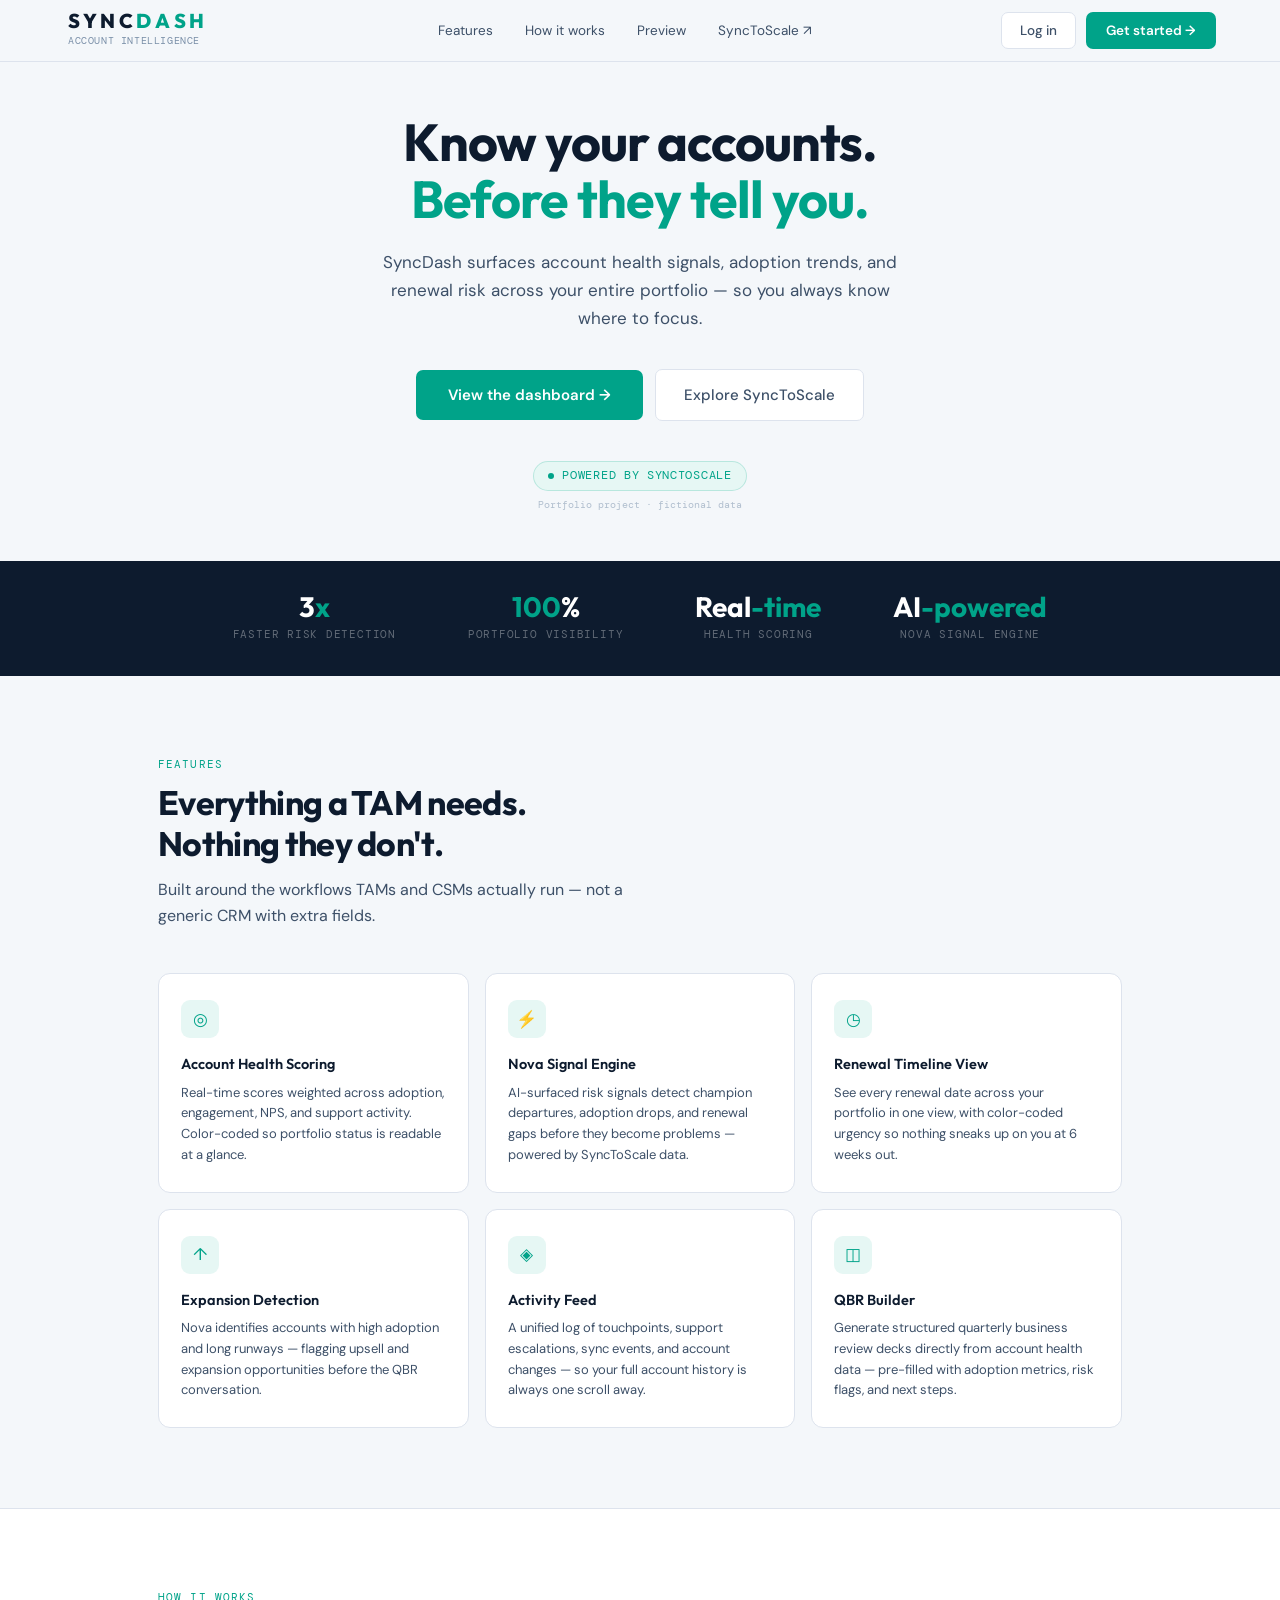
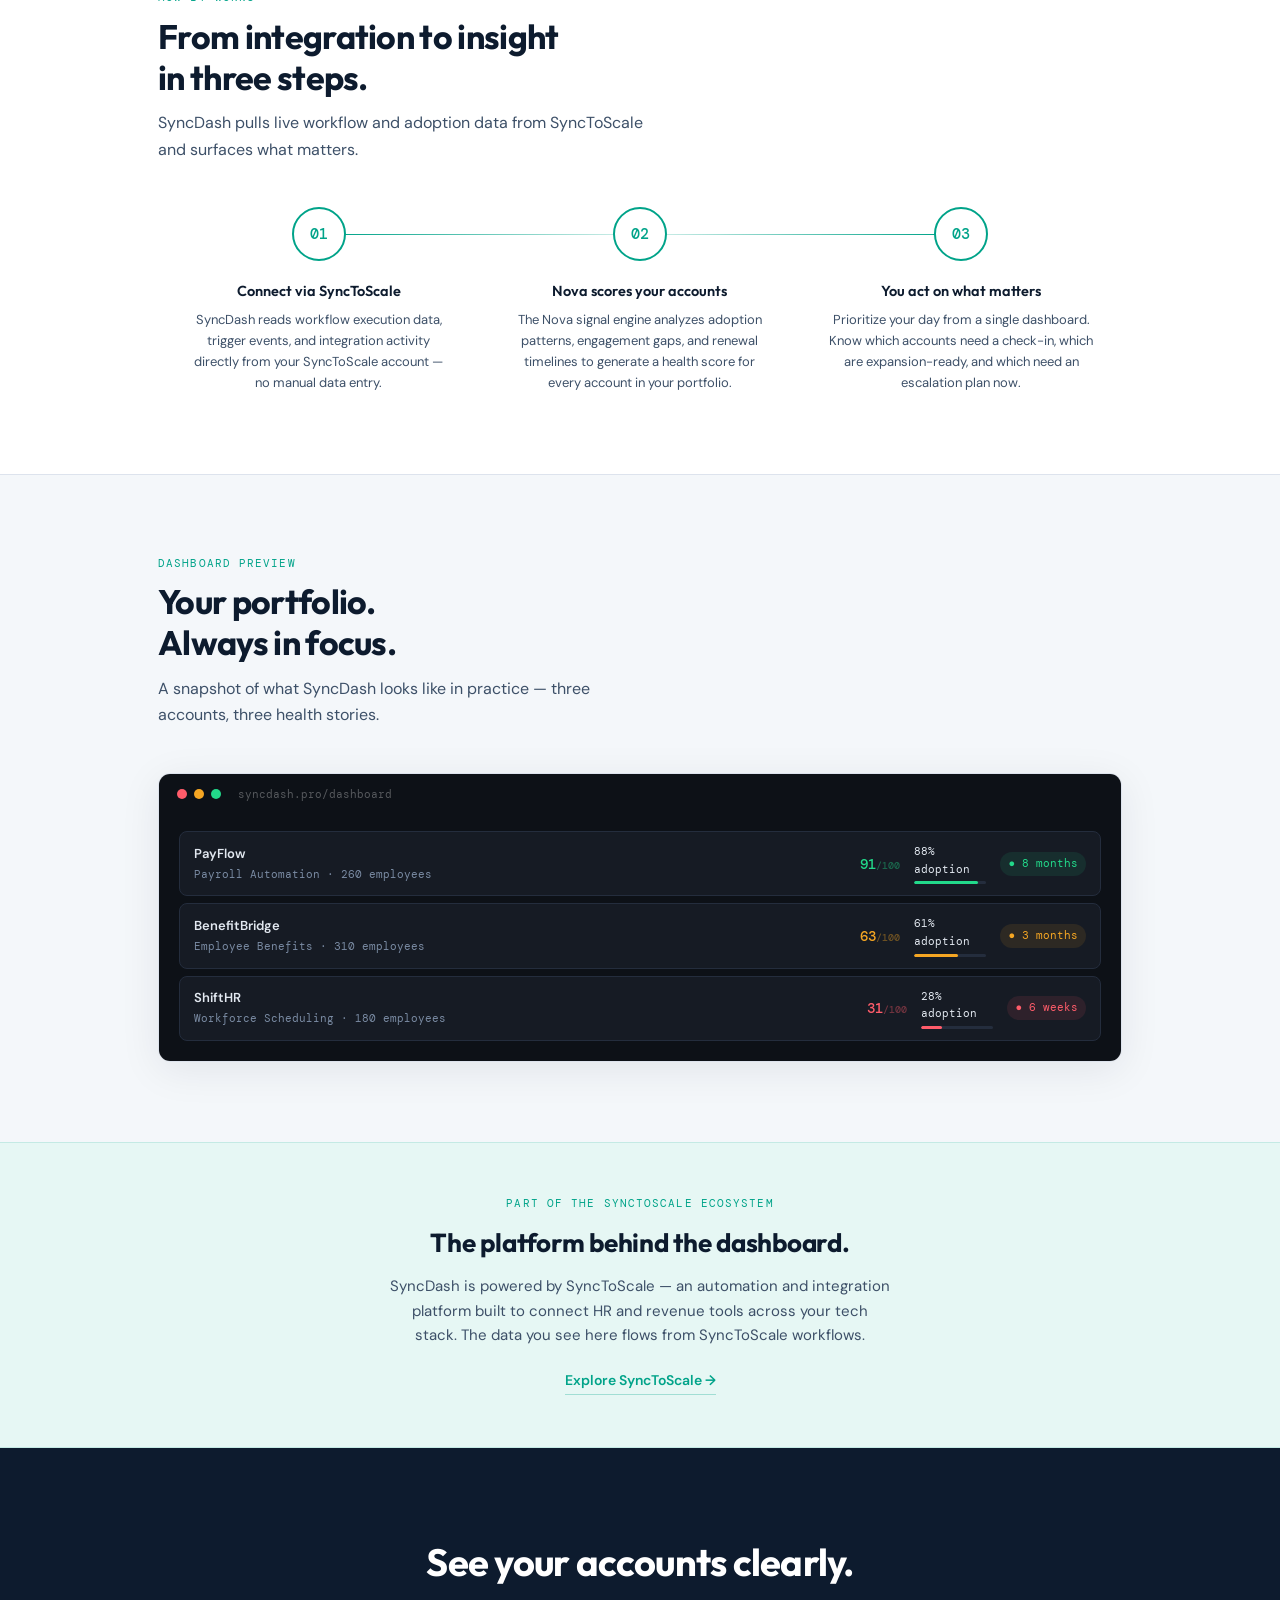
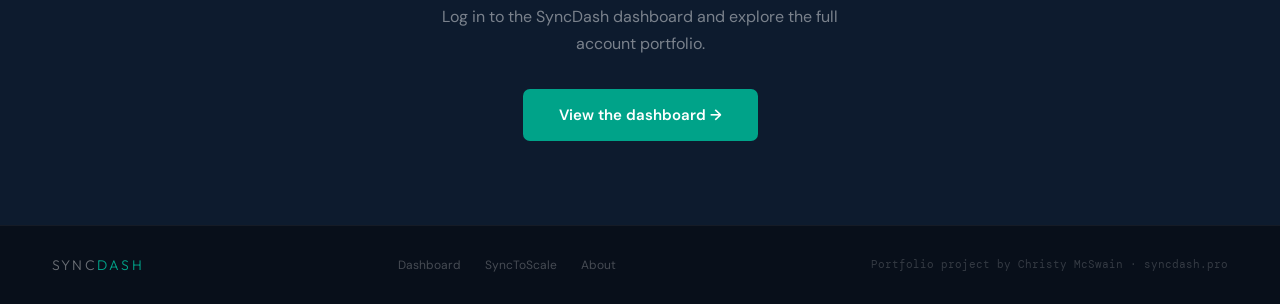
<file: index.html>
<!DOCTYPE html>
<html lang="en">
<head>
  <meta charset="UTF-8"/>
  <meta name="viewport" content="width=device-width, initial-scale=1.0"/>
  <title>SyncDash — Account Intelligence for TAMs</title>
  <link href="https://fonts.googleapis.com/css2?family=DM+Mono:wght@400;500&family=DM+Sans:wght@300;400;500;600&family=Outfit:wght@300;400;600;700;800&display=swap" rel="stylesheet"/>
  <style>
    *, *::before, *::after { box-sizing: border-box; margin: 0; padding: 0; }

    :root {
      --bg:          #f4f7fa;
      --white:       #ffffff;
      --border:      #dde3ed;
      --dark:        #0d1b2e;
      --mid:         #3d5068;
      --muted:       #7a8fa8;
      --faint:       #b0bece;
      --teal:        #00a389;
      --teal-light:  #e6f7f4;
      --navy:        #0d1b2e;
      --radius:      12px;
      --radius-sm:   7px;
    }

    html { scroll-behavior: smooth; }

    body {
      font-family: 'DM Sans', sans-serif;
      background: var(--bg);
      color: var(--dark);
      font-size: 15px;
      line-height: 1.6;
    }

    /* ── NAV ──────────────────────────────────── */
    nav {
      position: sticky;
      top: 0;
      background: rgba(244,247,250,0.94);
      backdrop-filter: blur(14px);
      border-bottom: 1px solid var(--border);
      z-index: 100;
      padding: 0 64px 0 68px;
      height: 62px;
      display: flex;
      align-items: center;
      justify-content: space-between;
    }

    .nav-logo {
      text-decoration: none;
      display: flex;
      flex-direction: column;
      margin-right: 40px;
      line-height: 1;
    }

    .nav-logo-wordmark {
      font-family: 'Outfit', sans-serif;
      font-weight: 800;
      font-size: 20px;
      letter-spacing: 0.18em;
      text-transform: uppercase;
      color: var(--teal);
      white-space: nowrap;
    }

    .nav-logo-wordmark .sync { color: var(--dark) !important; }

    .nav-logo-sub {
      font-size: 10px;
      font-family: 'DM Mono', monospace;
      color: var(--muted);
      letter-spacing: 0.06em;
      text-transform: uppercase;
      margin-top: 5px;
      padding-bottom: 4px;
      font-weight: 400;
      white-space: nowrap;
    }

    .nav-links {
      display: flex;
      align-items: center;
      gap: 32px;
    }

    .nav-links a {
      font-size: 13.5px;
      color: var(--mid);
      text-decoration: none;
      transition: color 0.15s;
    }

    .nav-links a:hover { color: var(--dark); }

    .nav-right {
      display: flex;
      align-items: center;
      gap: 10px;
    }

    .btn-ghost {
      font-size: 13.5px;
      color: var(--mid);
      text-decoration: none;
      font-weight: 500;
      padding: 7px 18px;
      border-radius: var(--radius-sm);
      border: 1px solid var(--border);
      background: var(--white);
      transition: all 0.15s;
    }

    .btn-ghost:hover { border-color: var(--teal); color: var(--teal); }

    .btn-primary {
      font-size: 13.5px;
      font-weight: 600;
      color: #fff;
      background: var(--teal);
      padding: 8px 20px;
      border-radius: var(--radius-sm);
      text-decoration: none;
      transition: all 0.15s;
    }

    .btn-primary:hover {
      background: #008f78;
      transform: translateY(-1px);
      box-shadow: 0 4px 16px rgba(0,163,137,0.25);
    }

    /* ── HERO ─────────────────────────────────── */
    .hero {
      max-width: 780px;
      margin: 0 auto;
      padding: 52px 48px 48px;
      text-align: center;
    }

    .hero-eyebrow {
      display: inline-flex;
      align-items: center;
      gap: 8px;
      background: var(--teal-light);
      border: 1px solid rgba(0,163,137,0.2);
      border-radius: 20px;
      padding: 5px 14px;
      font-size: 11.5px;
      color: var(--teal);
      font-family: 'DM Mono', monospace;
      text-transform: uppercase;
      letter-spacing: 0.06em;
      margin-bottom: 28px;
    }

    .hero-eyebrow::before {
      content: '';
      width: 6px; height: 6px;
      border-radius: 50%;
      background: var(--teal);
      animation: pulse 2s infinite;
    }

    @keyframes pulse {
      0%, 100% { opacity: 1; transform: scale(1); }
      50% { opacity: 0.5; transform: scale(0.8); }
    }

    .hero h1 {
      font-family: 'Outfit', sans-serif;
      font-weight: 700;
      font-size: clamp(34px, 5vw, 52px);
      color: var(--dark);
      line-height: 1.1;
      letter-spacing: -0.02em;
      margin-bottom: 20px;
    }

    .hero h1 em { font-style: normal; color: var(--teal); }

    .hero-sub {
      font-size: 17px;
      color: var(--mid);
      max-width: 520px;
      margin: 0 auto 36px;
      line-height: 1.65;
    }

    .hero-actions {
      display: flex;
      align-items: center;
      justify-content: center;
      gap: 12px;
      flex-wrap: wrap;
      margin-bottom: 16px;
    }

    .btn-hero {
      font-size: 15px;
      font-weight: 600;
      color: #fff;
      background: var(--teal);
      padding: 13px 32px;
      border-radius: var(--radius-sm);
      text-decoration: none;
      transition: all 0.15s;
      display: inline-flex;
      align-items: center;
      gap: 8px;
    }

    .btn-hero:hover {
      background: #008f78;
      transform: translateY(-1px);
      box-shadow: 0 6px 24px rgba(0,163,137,0.28);
    }

    .btn-hero-outline {
      font-size: 15px;
      font-weight: 500;
      color: var(--mid);
      padding: 13px 28px;
      border-radius: var(--radius-sm);
      text-decoration: none;
      border: 1px solid var(--border);
      background: var(--white);
      transition: all 0.15s;
    }

    .btn-hero-outline:hover { border-color: var(--teal); color: var(--teal); }

    .hero-note {
      font-size: 11.5px;
      color: var(--faint);
      font-family: 'DM Mono', monospace;
      letter-spacing: 0.02em;
    }

    /* ── STATS BAR ────────────────────────────── */
    .stats-bar {
      background: var(--navy);
      padding: 32px 48px;
      display: flex;
      justify-content: center;
      gap: 72px;
      flex-wrap: wrap;
    }

    .stat-item { text-align: center; }

    .stat-value {
      font-family: 'Outfit', sans-serif;
      font-size: 28px;
      font-weight: 700;
      color: #fff;
      line-height: 1;
      margin-bottom: 5px;
    }

    .stat-value em { font-style: normal; color: var(--teal); }

    .stat-label {
      font-size: 11px;
      color: rgba(255,255,255,0.35);
      font-family: 'DM Mono', monospace;
      text-transform: uppercase;
      letter-spacing: 0.07em;
    }

    /* ── SECTIONS ─────────────────────────────── */
    .section {
      max-width: 1060px;
      margin: 0 auto;
      padding: 80px 48px;
    }

    .section-eyebrow {
      font-size: 11px;
      font-family: 'DM Mono', monospace;
      text-transform: uppercase;
      letter-spacing: 0.1em;
      color: var(--teal);
      margin-bottom: 10px;
    }

    .section-heading {
      font-family: 'Outfit', sans-serif;
      font-size: clamp(24px, 3vw, 34px);
      font-weight: 700;
      color: var(--dark);
      line-height: 1.2;
      letter-spacing: -0.02em;
      margin-bottom: 12px;
    }

    .section-sub {
      font-size: 16px;
      color: var(--mid);
      max-width: 500px;
      line-height: 1.65;
      margin-bottom: 44px;
    }

    /* ── FEATURES ─────────────────────────────── */
    .feature-grid {
      display: grid;
      grid-template-columns: repeat(3, 1fr);
      gap: 16px;
    }

    .feature-card {
      background: var(--white);
      border: 1px solid var(--border);
      border-radius: var(--radius);
      padding: 26px 22px;
      transition: all 0.2s;
    }

    .feature-card:hover {
      border-color: rgba(0,163,137,0.3);
      box-shadow: 0 4px 24px rgba(0,163,137,0.07);
      transform: translateY(-2px);
    }

    .feature-icon {
      width: 38px; height: 38px;
      border-radius: 9px;
      background: var(--teal-light);
      display: flex; align-items: center; justify-content: center;
      font-size: 17px;
      margin-bottom: 14px;
      color: var(--teal);
    }

    .feature-title {
      font-family: 'Outfit', sans-serif;
      font-size: 14.5px;
      font-weight: 600;
      color: var(--dark);
      margin-bottom: 7px;
    }

    .feature-desc {
      font-size: 13px;
      color: var(--mid);
      line-height: 1.6;
    }

    /* ── HOW IT WORKS ─────────────────────────── */
    .how-section {
      background: var(--white);
      border-top: 1px solid var(--border);
      border-bottom: 1px solid var(--border);
    }

    .how-grid {
      display: grid;
      grid-template-columns: repeat(3, 1fr);
      position: relative;
    }

    .how-grid::before {
      content: '';
      position: absolute;
      top: 27px;
      left: calc(16.66% + 20px);
      right: calc(16.66% + 20px);
      height: 1px;
      background: linear-gradient(90deg, var(--teal), rgba(0,163,137,0.15), var(--teal));
    }

    .how-step { padding: 0 28px; text-align: center; }

    .how-number {
      width: 54px; height: 54px;
      border-radius: 50%;
      background: var(--white);
      border: 2px solid var(--teal);
      display: flex; align-items: center; justify-content: center;
      font-family: 'DM Mono', monospace;
      font-size: 15px;
      font-weight: 500;
      color: var(--teal);
      margin: 0 auto 18px;
      position: relative;
      z-index: 1;
    }

    .how-title {
      font-family: 'Outfit', sans-serif;
      font-size: 14.5px;
      font-weight: 600;
      color: var(--dark);
      margin-bottom: 8px;
    }

    .how-desc { font-size: 13px; color: var(--mid); line-height: 1.6; }

    /* ── PREVIEW ──────────────────────────────── */
    .preview-wrap {
      background: var(--white);
      border: 1px solid var(--border);
      border-radius: var(--radius);
      overflow: hidden;
      box-shadow: 0 8px 40px rgba(13,27,46,0.08);
    }

    .preview-titlebar {
      background: #0d1117;
      padding: 12px 18px;
      display: flex;
      align-items: center;
      gap: 7px;
    }

    .mac-dot { width: 10px; height: 10px; border-radius: 50%; }
    .mac-dot.r { background: #ff5c6a; }
    .mac-dot.y { background: #f5a623; }
    .mac-dot.g { background: #22d98a; }

    .preview-url {
      margin-left: 10px;
      font-size: 11px;
      color: rgba(255,255,255,0.3);
      font-family: 'DM Mono', monospace;
    }

    .preview-body { background: #0d1117; padding: 16px 20px 20px; }

    .preview-row {
      display: flex;
      align-items: center;
      gap: 14px;
      padding: 11px 14px;
      border-radius: 8px;
      margin-bottom: 7px;
      border: 1px solid #242d3d;
      background: #161b24;
      cursor: pointer;
      transition: background 0.15s;
    }

    .preview-row:last-child { margin-bottom: 0; }
    .preview-row:hover { background: #1c2333; }

    .preview-co { flex: 1; }
    .preview-co-name { font-size: 13px; font-weight: 600; color: #e2e8f0; }
    .preview-co-ind { font-size: 10.5px; color: #7a8ba3; font-family: 'DM Mono', monospace; margin-top: 2px; }

    .preview-score { font-family: 'DM Mono', monospace; font-size: 14px; font-weight: 500; min-width: 56px; text-align: right; }
    .preview-score.g { color: #22d98a; }
    .preview-score.a { color: #f5a623; }
    .preview-score.r { color: #ff5c6a; }

    .preview-adoption { width: 72px; }
    .preview-adoption-pct { font-size: 11px; font-family: 'DM Mono', monospace; color: #e2e8f0; margin-bottom: 3px; }
    .preview-adoption-bar { height: 3px; background: #242d3d; border-radius: 2px; overflow: hidden; }
    .preview-adoption-fill { height: 100%; border-radius: 2px; }
    .preview-adoption-fill.g { background: #22d98a; }
    .preview-adoption-fill.a { background: #f5a623; }
    .preview-adoption-fill.r { background: #ff5c6a; }

    .preview-renewal { font-size: 11px; font-family: 'DM Mono', monospace; padding: 3px 8px; border-radius: 20px; }
    .preview-renewal.g { background: rgba(34,217,138,0.1); color: #22d98a; }
    .preview-renewal.a { background: rgba(245,166,35,0.1); color: #f5a623; }
    .preview-renewal.r { background: rgba(255,92,106,0.1); color: #ff5c6a; }

    /* ── SYNC BAND ────────────────────────────── */
    .sync-band {
      background: var(--teal-light);
      border-top: 1px solid rgba(0,163,137,0.15);
      border-bottom: 1px solid rgba(0,163,137,0.15);
      padding: 52px 48px;
      text-align: center;
    }

    .sync-band-eyebrow {
      font-size: 11px;
      font-family: 'DM Mono', monospace;
      text-transform: uppercase;
      letter-spacing: 0.1em;
      color: var(--teal);
      margin-bottom: 10px;
    }

    .sync-band h2 {
      font-family: 'Outfit', sans-serif;
      font-size: 26px;
      font-weight: 700;
      color: var(--dark);
      margin-bottom: 10px;
      letter-spacing: -0.01em;
    }

    .sync-band p {
      font-size: 15px;
      color: var(--mid);
      max-width: 500px;
      margin: 0 auto 20px;
      line-height: 1.65;
    }

    .sync-link {
      display: inline-flex;
      align-items: center;
      gap: 6px;
      font-size: 14px;
      font-weight: 600;
      color: var(--teal);
      text-decoration: none;
      border-bottom: 1px solid rgba(0,163,137,0.3);
      padding-bottom: 2px;
      transition: border-color 0.15s;
    }

    .sync-link:hover { border-color: var(--teal); }

    /* ── CTA ──────────────────────────────────── */
    .cta-block {
      background: var(--navy);
      padding: 84px 48px;
      text-align: center;
    }

    .cta-block h2 {
      font-family: 'Outfit', sans-serif;
      font-size: clamp(26px, 3vw, 38px);
      font-weight: 700;
      color: #fff;
      letter-spacing: -0.02em;
      margin-bottom: 12px;
    }

    .cta-block p {
      font-size: 16px;
      color: rgba(255,255,255,0.45);
      max-width: 440px;
      margin: 0 auto 32px;
      line-height: 1.65;
    }

    .btn-cta {
      font-size: 15px;
      font-weight: 600;
      color: #fff;
      background: var(--teal);
      padding: 14px 36px;
      border-radius: var(--radius-sm);
      text-decoration: none;
      transition: all 0.15s;
      display: inline-flex;
      align-items: center;
      gap: 8px;
    }

    .btn-cta:hover {
      background: #00c9a7;
      transform: translateY(-1px);
      box-shadow: 0 6px 28px rgba(0,163,137,0.35);
    }

    .cta-note {
      margin-top: 16px;
      font-size: 11.5px;
      color: rgba(255,255,255,0.2);
      font-family: 'DM Mono', monospace;
      letter-spacing: 0.02em;
    }

    /* ── FOOTER ───────────────────────────────── */
    footer {
      background: #080f1a;
      padding: 28px 52px;
      display: flex;
      align-items: center;
      justify-content: space-between;
      flex-wrap: wrap;
      gap: 12px;
      border-top: 1px solid rgba(255,255,255,0.05);
    }

    .footer-logo {
      font-family: 'Outfit', sans-serif;
      font-weight: 300;
      font-size: 14px;
      letter-spacing: 0.16em;
      text-transform: uppercase;
      color: rgba(255,255,255,0.4);
      text-decoration: none;
    }

    .footer-logo span { color: var(--teal); }

    .footer-links { display: flex; gap: 24px; }

    .footer-links a {
      font-size: 12px;
      color: rgba(255,255,255,0.25);
      text-decoration: none;
      transition: color 0.15s;
    }

    .footer-links a:hover { color: rgba(255,255,255,0.5); }

    .footer-note {
      font-size: 11px;
      color: rgba(255,255,255,0.18);
      font-family: 'DM Mono', monospace;
    }

    /* ── ANIMATIONS ───────────────────────────── */
    @keyframes fadeUp {
      from { opacity: 0; transform: translateY(16px); }
      to   { opacity: 1; transform: translateY(0); }
    }

    .hero-eyebrow { animation: fadeUp 0.5s 0.1s ease both; }
    .hero h1      { animation: fadeUp 0.5s 0.2s ease both; }
    .hero-sub     { animation: fadeUp 0.5s 0.3s ease both; }
    .hero-actions { animation: fadeUp 0.5s 0.4s ease both; }
    .hero-note    { animation: fadeUp 0.5s 0.5s ease both; }

    /* ── RESPONSIVE ───────────────────────────── */
    @media (max-width: 768px) {
      nav {
        padding: 0 20px;
        height: auto;
        flex-wrap: wrap;
        padding-top: 14px;
        padding-bottom: 14px;
        gap: 10px;
      }

      .nav-links { display: none; }

      .nav-right { gap: 8px; }

      .btn-ghost { padding: 6px 12px; font-size: 12.5px; }
      .btn-primary { padding: 6px 14px; font-size: 12.5px; }

      .hero {
        padding: 40px 24px 36px;
      }

      .hero h1 { font-size: 30px; }
      .hero-sub { font-size: 15px; }

      .hero-actions {
        flex-direction: column;
        align-items: stretch;
      }

      .btn-hero, .btn-hero-outline {
        text-align: center;
        justify-content: center;
      }

      .stats-bar {
        padding: 24px 20px;
        gap: 28px;
        grid-template-columns: repeat(2, 1fr);
        display: grid;
      }

      .section {
        padding: 48px 24px;
      }

      .feature-grid {
        grid-template-columns: 1fr;
        gap: 12px;
      }

      .how-grid {
        grid-template-columns: 1fr;
        gap: 32px;
      }

      .how-grid::before { display: none; }

      .how-step { padding: 0; text-align: left; display: flex; gap: 16px; align-items: flex-start; }
      .how-number { margin: 0; flex-shrink: 0; width: 40px; height: 40px; font-size: 13px; }

      .preview-row {
        flex-wrap: wrap;
        gap: 8px;
      }

      .preview-adoption { display: none; }
      .preview-url { display: none; }

      .sync-band { padding: 40px 24px; }

      .cta-block { padding: 56px 24px; }

      footer {
        padding: 24px 20px;
        flex-direction: column;
        align-items: flex-start;
        gap: 16px;
      }

      .footer-links { flex-wrap: wrap; gap: 16px; }
    }
  </style>
</head>
<body>

<!-- NAV -->
<nav>
  <a class="nav-logo" href="https://www.syncdash.pro"><span class="nav-logo-wordmark"><span class="sync">Sync</span>Dash</span><span class="nav-logo-sub">Account Intelligence</span></a>
  <div class="nav-links">
    <a href="#features">Features</a>
    <a href="#how">How it works</a>
    <a href="#preview">Preview</a>
    <a href="https://synctoscale.me" target="_blank">SyncToScale ↗</a>
  </div>
  <div class="nav-right">
    <a class="btn-ghost" href="login.html">Log in</a>
    <a class="btn-primary" href="login.html">Get started →</a>
  </div>
</nav>

<!-- HERO -->
<section class="hero">
  <h1>Know your accounts.<br><em>Before they tell you.</em></h1>
  <p class="hero-sub">SyncDash surfaces account health signals, adoption trends, and renewal risk across your entire portfolio — so you always know where to focus.</p>
  <div class="hero-actions">
    <a class="btn-hero" href="login.html">View the dashboard →</a>
    <a class="btn-hero-outline" href="https://synctoscale.me" target="_blank">Explore SyncToScale</a>
  </div>
  <div class="hero-eyebrow" style="margin-top:24px;margin-bottom:0;">Powered by SyncToScale</div>
  <div style="font-size:10px;color:var(--faint);font-family:'DM Mono',monospace;margin-top:6px;">Portfolio project · fictional data</div>
</section>

<!-- STATS -->
<div class="stats-bar">
  <div class="stat-item">
    <div class="stat-value">3<em>x</em></div>
    <div class="stat-label">Faster risk detection</div>
  </div>
  <div class="stat-item">
    <div class="stat-value"><em>100</em>%</div>
    <div class="stat-label">Portfolio visibility</div>
  </div>
  <div class="stat-item">
    <div class="stat-value">Real<em>-time</em></div>
    <div class="stat-label">Health scoring</div>
  </div>
  <div class="stat-item">
    <div class="stat-value">AI<em>-powered</em></div>
    <div class="stat-label">Nova signal engine</div>
  </div>
</div>

<!-- FEATURES -->
<section class="section" id="features">
  <div class="section-eyebrow">Features</div>
  <h2 class="section-heading">Everything a TAM needs.<br>Nothing they don't.</h2>
  <p class="section-sub">Built around the workflows TAMs and CSMs actually run — not a generic CRM with extra fields.</p>
  <div class="feature-grid">
    <div class="feature-card">
      <div class="feature-icon">◎</div>
      <div class="feature-title">Account Health Scoring</div>
      <div class="feature-desc">Real-time scores weighted across adoption, engagement, NPS, and support activity. Color-coded so portfolio status is readable at a glance.</div>
    </div>
    <div class="feature-card">
      <div class="feature-icon">⚡</div>
      <div class="feature-title">Nova Signal Engine</div>
      <div class="feature-desc">AI-surfaced risk signals detect champion departures, adoption drops, and renewal gaps before they become problems — powered by SyncToScale data.</div>
    </div>
    <div class="feature-card">
      <div class="feature-icon">◷</div>
      <div class="feature-title">Renewal Timeline View</div>
      <div class="feature-desc">See every renewal date across your portfolio in one view, with color-coded urgency so nothing sneaks up on you at 6 weeks out.</div>
    </div>
    <div class="feature-card">
      <div class="feature-icon">↑</div>
      <div class="feature-title">Expansion Detection</div>
      <div class="feature-desc">Nova identifies accounts with high adoption and long runways — flagging upsell and expansion opportunities before the QBR conversation.</div>
    </div>
    <div class="feature-card">
      <div class="feature-icon">◈</div>
      <div class="feature-title">Activity Feed</div>
      <div class="feature-desc">A unified log of touchpoints, support escalations, sync events, and account changes — so your full account history is always one scroll away.</div>
    </div>
    <div class="feature-card">
      <div class="feature-icon">◫</div>
      <div class="feature-title">QBR Builder</div>
      <div class="feature-desc">Generate structured quarterly business review decks directly from account health data — pre-filled with adoption metrics, risk flags, and next steps.</div>
    </div>
  </div>
</section>

<!-- HOW IT WORKS -->
<div class="how-section" id="how">
  <section class="section">
    <div class="section-eyebrow">How it works</div>
    <h2 class="section-heading">From integration to insight<br>in three steps.</h2>
    <p class="section-sub">SyncDash pulls live workflow and adoption data from SyncToScale and surfaces what matters.</p>
    <div class="how-grid">
      <div class="how-step">
        <div class="how-number">01</div>
        <div class="how-title">Connect via SyncToScale</div>
        <div class="how-desc">SyncDash reads workflow execution data, trigger events, and integration activity directly from your SyncToScale account — no manual data entry.</div>
      </div>
      <div class="how-step">
        <div class="how-number">02</div>
        <div class="how-title">Nova scores your accounts</div>
        <div class="how-desc">The Nova signal engine analyzes adoption patterns, engagement gaps, and renewal timelines to generate a health score for every account in your portfolio.</div>
      </div>
      <div class="how-step">
        <div class="how-number">03</div>
        <div class="how-title">You act on what matters</div>
        <div class="how-desc">Prioritize your day from a single dashboard. Know which accounts need a check-in, which are expansion-ready, and which need an escalation plan now.</div>
      </div>
    </div>
  </section>
</div>

<!-- PREVIEW -->
<section class="section" id="preview">
  <div class="section-eyebrow">Dashboard preview</div>
  <h2 class="section-heading">Your portfolio.<br>Always in focus.</h2>
  <p class="section-sub">A snapshot of what SyncDash looks like in practice — three accounts, three health stories.</p>
  <div class="preview-wrap">
    <div class="preview-titlebar">
      <div class="mac-dot r"></div>
      <div class="mac-dot y"></div>
      <div class="mac-dot g"></div>
      <div class="preview-url">syncdash.pro/dashboard</div>
    </div>
    <div class="preview-body">
      <div class="preview-row">
        <div class="preview-co">
          <div class="preview-co-name">PayFlow</div>
          <div class="preview-co-ind">Payroll Automation · 260 employees</div>
        </div>
        <div class="preview-score g">91<span style="font-size:10px;opacity:0.4">/100</span></div>
        <div class="preview-adoption">
          <div class="preview-adoption-pct">88% adoption</div>
          <div class="preview-adoption-bar"><div class="preview-adoption-fill g" style="width:88%"></div></div>
        </div>
        <div class="preview-renewal g">● 8 months</div>
      </div>
      <div class="preview-row">
        <div class="preview-co">
          <div class="preview-co-name">BenefitBridge</div>
          <div class="preview-co-ind">Employee Benefits · 310 employees</div>
        </div>
        <div class="preview-score a">63<span style="font-size:10px;opacity:0.4">/100</span></div>
        <div class="preview-adoption">
          <div class="preview-adoption-pct">61% adoption</div>
          <div class="preview-adoption-bar"><div class="preview-adoption-fill a" style="width:61%"></div></div>
        </div>
        <div class="preview-renewal a">● 3 months</div>
      </div>
      <div class="preview-row">
        <div class="preview-co">
          <div class="preview-co-name">ShiftHR</div>
          <div class="preview-co-ind">Workforce Scheduling · 180 employees</div>
        </div>
        <div class="preview-score r">31<span style="font-size:10px;opacity:0.4">/100</span></div>
        <div class="preview-adoption">
          <div class="preview-adoption-pct">28% adoption</div>
          <div class="preview-adoption-bar"><div class="preview-adoption-fill r" style="width:28%"></div></div>
        </div>
        <div class="preview-renewal r">● 6 weeks</div>
      </div>
    </div>
  </div>
</section>

<!-- SYNC BAND -->
<div class="sync-band">
  <div class="sync-band-eyebrow">Part of the SyncToScale ecosystem</div>
  <h2>The platform behind the dashboard.</h2>
  <p>SyncDash is powered by SyncToScale — an automation and integration platform built to connect HR and revenue tools across your tech stack. The data you see here flows from SyncToScale workflows.</p>
  <a class="sync-link" href="https://synctoscale.me" target="_blank">Explore SyncToScale →</a>
</div>

<!-- CTA -->
<div class="cta-block">
  <h2>See your accounts clearly.</h2>
  <p>Log in to the SyncDash dashboard and explore the full account portfolio.</p>
  <a class="btn-cta" href="login.html">View the dashboard →</a>
</div>

<!-- FOOTER -->
<footer>
  <a class="footer-logo" href="https://www.syncdash.pro">Sync<span>Dash</span></a>
  <div class="footer-links">
    <a href="login.html">Dashboard</a>
    <a href="https://synctoscale.me" target="_blank">SyncToScale</a>
    <a href="https://synctoscale.me/about.html" target="_blank">About</a>
  </div>
  <div class="footer-note">Portfolio project by Christy McSwain · syncdash.pro</div>
</footer>
<!-- VISITOR TRACKING — paste just before </body> on every page -->
<script>
(async function() {
  try {
    const SUPABASE_URL = 'https://nrfoukmdpchqcagmvquj.supabase.co';
    const SUPABASE_KEY = 'eyJhbGciOiJIUzI1NiIsInR5cCI6IkpXVCJ9.eyJpc3MiOiJzdXBhYmFzZSIsInJlZiI6Im5yZm91a21kcGNocWNhZ212cXVqIiwicm9sZSI6ImFub24iLCJpYXQiOjE3NzYwODczODksImV4cCI6MjA5MTY2MzM4OX0.dSY2zVFJbR6MzqkuBW6G7yTLPYtlGN1bG_lt3jCAOJM';

    // Determine which site this is on
    const host = window.location.hostname;
    const site = host.includes('syncdash') ? 'SyncDash' :
                 host.includes('synctoscale') ? 'SyncToScale' : host;

    // Current page path
    const page = window.location.pathname + window.location.search;

    // Simple browser fingerprint (no PII — just enough to identify unique visitors)
    const fp = btoa([
      navigator.language,
      screen.width + 'x' + screen.height,
      Intl.DateTimeFormat().resolvedOptions().timeZone,
      navigator.platform
    ].join('|')).slice(0, 24);

    // Get location from IP
    const geo = await fetch('https://ipinfo.io/json?token=9b7bf00edeab0c')
      .then(r => r.json())
      .catch(() => ({}));

    // Log the visit to Supabase
    await fetch(`${SUPABASE_URL}/rest/v1/visits`, {
      method: 'POST',
      headers: {
        'Content-Type': 'application/json',
        'apikey': SUPABASE_KEY,
        'Authorization': `Bearer ${SUPABASE_KEY}`,
        'Prefer': 'return=minimal'
      },
      body: JSON.stringify({
        site,
        page,
        ip:          geo.ip      || 'unknown',
        city:        geo.city    || 'unknown',
        region:      geo.region  || 'unknown',
        country:     geo.country || 'unknown',
        fingerprint: fp
      })
    });
  } catch(e) {
    // Fail silently — never break the page
  }
})();
</script>
</body>
</html>
</file>
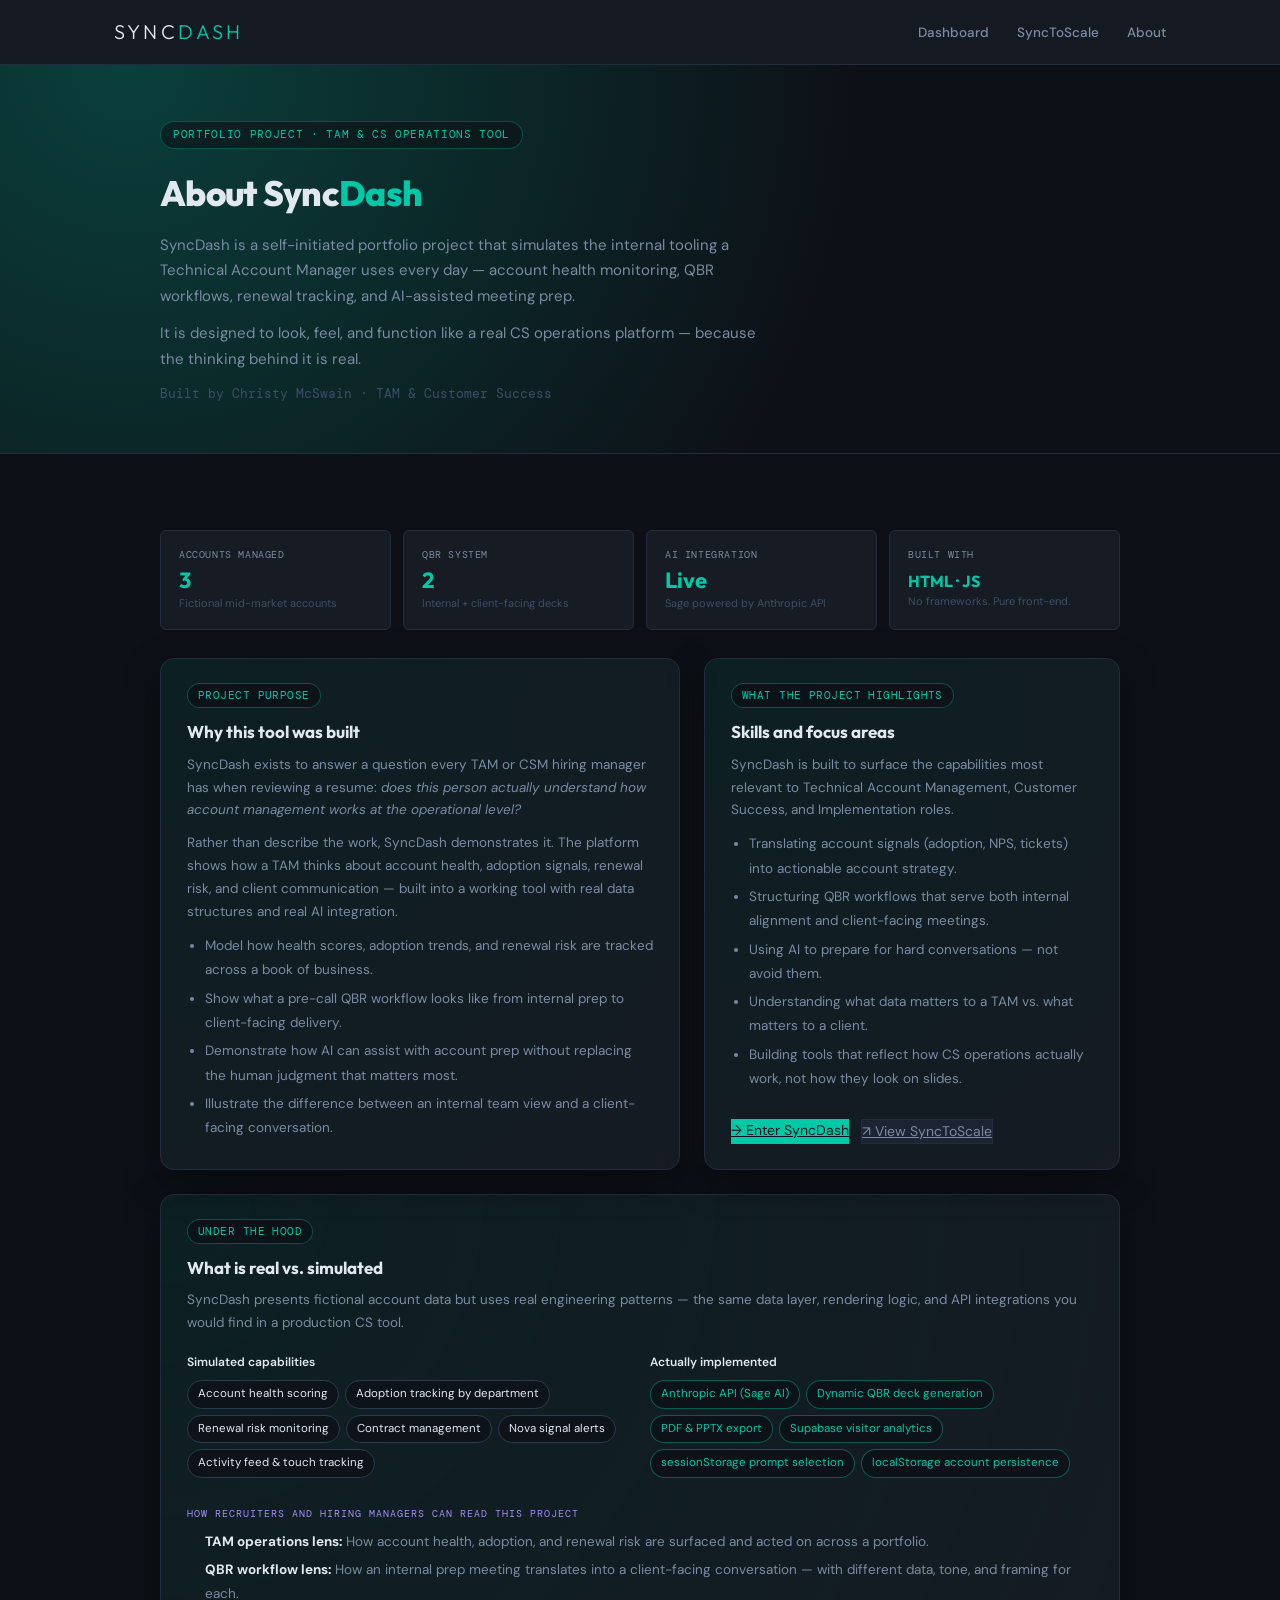
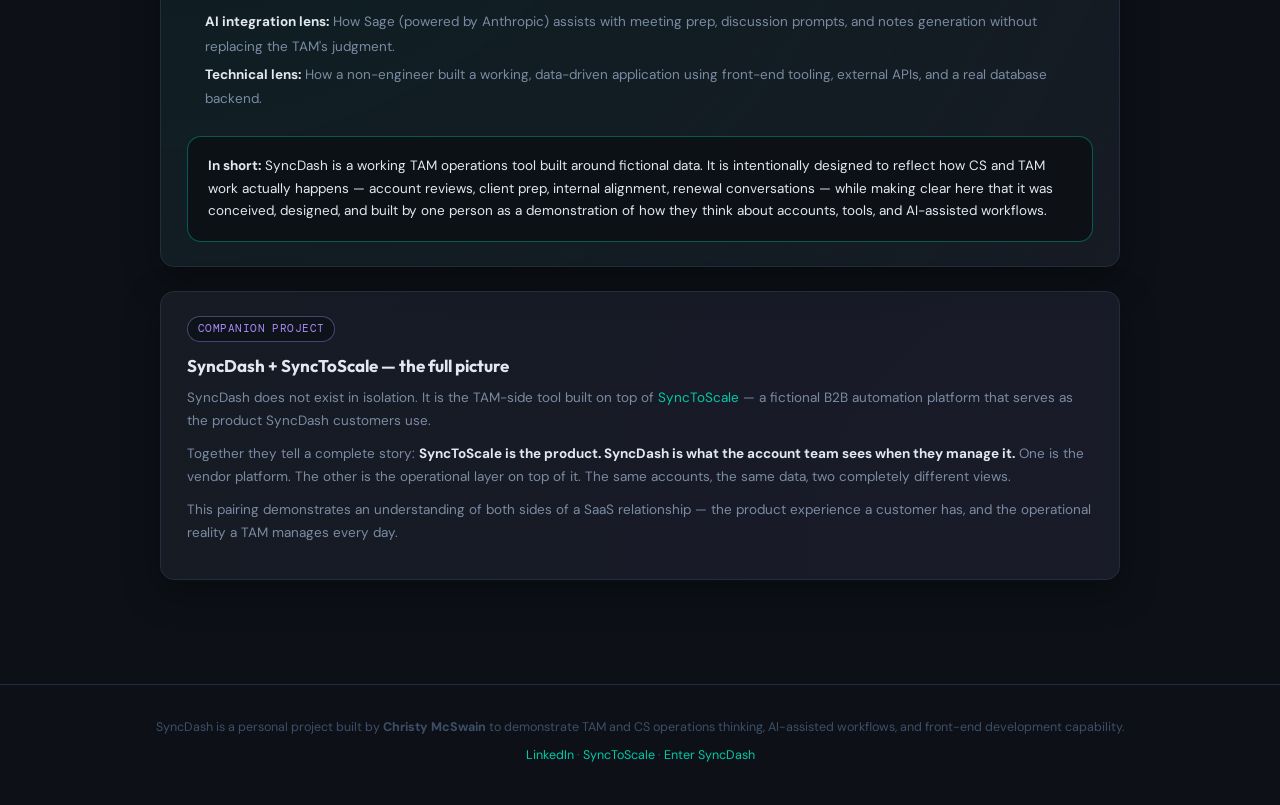
<file: about.html>
<!DOCTYPE html>
<html lang="en">
<head>
  <meta charset="UTF-8"/>
  <title>About This Project | SyncDash</title>
  <meta name="viewport" content="width=device-width, initial-scale=1.0"/>
  <link href="https://fonts.googleapis.com/css2?family=DM+Mono:wght@400;500&family=DM+Sans:wght@300;400;500;600&family=Outfit:wght@300;400;600;700;800&display=swap" rel="stylesheet"/>
  <style>
    *, *::before, *::after { box-sizing: border-box; margin: 0; padding: 0; }

    :root {
      --bg:      #0d1117;
      --surface: #161b24;
      --surface2:#1c2333;
      --border:  #242d3d;
      --border2: #2e3a50;
      --text:    #e2e8f0;
      --muted:   #7a8ba3;
      --faint:   #3d4f68;
      --teal:    #00c9a7;
      --teal-bg: rgba(0,201,167,0.08);
      --green:   #22d98a;
      --amber:   #f5a623;
      --sage:    #a78bfa;
      --radius:  14px;
      --radius-sm: 6px;
    }

    body { font-family: 'DM Sans', sans-serif; background: var(--bg); color: var(--text); font-size: 14px; line-height: 1.6; }

    /* ── HEADER ── */
    header {
      position: sticky; top: 0; z-index: 100;
      background: rgba(22,27,36,0.92); backdrop-filter: blur(10px);
      border-bottom: 1px solid var(--border);
    }

    .header-inner {
      max-width: 1100px; margin: auto; padding: 16px 24px;
      display: flex; align-items: center; justify-content: space-between;
    }

    .logo { font-family: 'Outfit', sans-serif; font-weight: 300; font-size: 20px; letter-spacing: 0.16em; text-transform: uppercase; color: var(--text); text-decoration: none; }
    .logo span { color: var(--teal); }

    nav a { color: var(--muted); margin-left: 24px; text-decoration: none; font-size: 13.5px; font-weight: 500; transition: color 0.15s; }
    nav a:hover { color: var(--teal); }

    /* ── HERO ── */
    .hero {
      padding: 56px 24px 48px;
      background: radial-gradient(circle at 10% 0%, rgba(0,201,167,0.25), rgba(13,17,23,0.95) 60%);
      border-bottom: 1px solid var(--border);
    }

    .hero-inner { max-width: 960px; margin: auto; }

    .chip {
      display: inline-flex; align-items: center; gap: 6px;
      padding: 4px 12px; border-radius: 999px;
      background: rgba(13,17,23,0.6); border: 1px solid rgba(0,201,167,0.3);
      font-size: 11px; letter-spacing: 0.06em; text-transform: uppercase;
      color: var(--teal); font-family: 'DM Mono', monospace; margin-bottom: 16px;
    }

    .hero h1 { font-family: 'Outfit', sans-serif; font-size: 2.2rem; font-weight: 800; letter-spacing: -0.02em; margin-bottom: 12px; color: var(--text); }
    .hero h1 span { color: var(--teal); }

    .hero p { max-width: 620px; font-size: 15px; color: var(--muted); line-height: 1.7; margin-bottom: 12px; }

    .hero-meta { font-size: 13px; color: var(--faint); font-family: 'DM Mono', monospace; }

    /* ── LAYOUT ── */
    .section { padding: 48px 24px 64px; }
    .container { max-width: 960px; margin: auto; }

    .two-col { display: grid; grid-template-columns: minmax(0,2fr) minmax(0,1.6fr); gap: 24px; margin-top: 28px; }

    /* ── CARDS ── */
    .card {
      background: radial-gradient(circle at 0% 0%, rgba(0,201,167,0.08), rgba(22,27,36,0.97));
      border: 1px solid var(--border); border-radius: var(--radius);
      padding: 24px 26px;
      box-shadow: 0 12px 36px rgba(0,0,0,0.4);
    }

    .card h2 { font-family: 'Outfit', sans-serif; font-size: 17px; font-weight: 700; color: var(--text); margin: 10px 0 8px; }
    .card p { font-size: 13.5px; color: var(--muted); line-height: 1.7; margin-bottom: 10px; }
    .card ul { padding-left: 18px; font-size: 13.5px; color: var(--muted); line-height: 1.8; }
    .card ul li { margin-bottom: 4px; }

    .meta-tag {
      display: inline-block; padding: 3px 10px; border-radius: 999px;
      background: rgba(13,17,23,0.8); border: 1px solid rgba(0,201,167,0.35);
      font-size: 11px; color: var(--teal); font-family: 'DM Mono', monospace;
      text-transform: uppercase; letter-spacing: 0.04em;
    }

    /* ── STACK CHIPS ── */
    .stack-grid { display: grid; grid-template-columns: 1fr 1fr; gap: 20px; margin-top: 18px; }
    .stack-label { font-size: 12px; color: var(--text); font-weight: 600; margin-bottom: 8px; }
    .chip-wrap { display: flex; flex-wrap: wrap; gap: 6px; }
    .stack-chip {
      font-size: 11.5px; padding: 4px 10px; border-radius: 999px;
      background: rgba(13,17,23,0.8); border: 1px solid var(--border2);
      color: var(--text); display: inline-block;
    }
    .stack-chip.teal { border-color: rgba(0,201,167,0.4); color: var(--teal); }
    .stack-chip.sage { border-color: rgba(167,139,250,0.4); color: var(--sage); }
    .stack-chip.green { border-color: rgba(34,217,138,0.4); color: var(--green); }

    /* ── NOTE BOX ── */
    .note-box {
      margin-top: 24px; border-radius: var(--radius); padding: 18px 20px;
      background: rgba(13,17,23,0.95); border: 1px solid rgba(0,201,167,0.4);
      font-size: 13.5px; color: var(--text); line-height: 1.7;
    }

    /* ── SECTION SUBTITLE ── */
    .section-subtitle {
      margin: 28px 0 8px; font-size: 10px; text-transform: uppercase;
      letter-spacing: 0.1em; color: var(--sage); font-family: 'DM Mono', monospace;
    }

    .timeline-list { list-style: none; padding: 0; font-size: 13.5px; color: var(--muted); }
    .timeline-list li { margin-bottom: 6px; padding-left: 0; }
    .timeline-list li strong { color: var(--text); }

    /* ── SIGNAL STRIP ── */
    .signal-strip {
      display: flex; gap: 12px; flex-wrap: wrap; margin-top: 28px;
    }

    .signal-tile {
      flex: 1; min-width: 180px;
      background: var(--surface); border: 1px solid var(--border);
      border-radius: var(--radius-sm); padding: 16px 18px;
    }

    .signal-tile-label { font-size: 10px; font-family: 'DM Mono', monospace; text-transform: uppercase; letter-spacing: 0.06em; color: var(--muted); margin-bottom: 6px; }
    .signal-tile-value { font-family: 'Outfit', sans-serif; font-size: 22px; font-weight: 700; color: var(--teal); line-height: 1; }
    .signal-tile-sub { font-size: 11px; color: var(--faint); margin-top: 4px; }

    /* ── CTA ── */
    .cta-row { display: flex; gap: 12px; margin-top: 28px; flex-wrap: wrap; }
    .cta-btn {
      display: inline-flex; align-items: center; gap: 8px;
      padding: 10px 20px; border-radius: var(--radius-sm);
      font-size: 13px; font-weight: 600; text-decoration: none;
      transition: all 0.15s; font-family: 'DM Sans', sans-serif;
    }
    .cta-primary { background: var(--teal); color: #0d1117; }
    .cta-primary:hover { background: #00b395; }
    .cta-ghost { background: var(--surface2); border: 1px solid var(--border); color: var(--muted); }
    .cta-ghost:hover { color: var(--text); border-color: var(--border2); }

    /* ── FOOTER ── */
    footer {
      background: var(--bg); color: var(--faint); padding: 32px 24px 40px;
      text-align: center; border-top: 1px solid var(--border);
      font-size: 12.5px; margin-top: 40px;
    }

    footer a { color: var(--teal); text-decoration: none; }

    @media (max-width: 768px) {
      .two-col { grid-template-columns: 1fr; }
      .stack-grid { grid-template-columns: 1fr; }
      .hero h1 { font-size: 1.7rem; }
      .signal-strip { flex-direction: column; }
    }

    ::-webkit-scrollbar { width: 6px; }
    ::-webkit-scrollbar-track { background: var(--bg); }
    ::-webkit-scrollbar-thumb { background: var(--border2); border-radius: 3px; }
  </style>
</head>
<body>

<!-- HEADER -->
<header>
  <div class="header-inner">
    <a class="logo" href="dashboard.html">Sync<span>Dash</span></a>
    <nav>
      <a href="dashboard.html">Dashboard</a>
      <a href="https://www.synctoscale.me" target="_blank">SyncToScale</a>
      <a href="about.html">About</a>
    </nav>
  </div>
</header>

<!-- HERO -->
<section class="hero">
  <div class="hero-inner">
    <div class="chip">Portfolio project · TAM & CS operations tool</div>
    <h1>About Sync<span>Dash</span></h1>
    <p>SyncDash is a self-initiated portfolio project that simulates the internal tooling a Technical Account Manager uses every day — account health monitoring, QBR workflows, renewal tracking, and AI-assisted meeting prep.</p>
    <p>It is designed to look, feel, and function like a real CS operations platform — because the thinking behind it is real.</p>
    <div class="hero-meta">Built by Christy McSwain · TAM & Customer Success</div>
  </div>
</section>

<!-- MAIN -->
<main class="section">
  <div class="container">

    <!-- STATS STRIP -->
    <div class="signal-strip">
      <div class="signal-tile">
        <div class="signal-tile-label">Accounts Managed</div>
        <div class="signal-tile-value">3</div>
        <div class="signal-tile-sub">Fictional mid-market accounts</div>
      </div>
      <div class="signal-tile">
        <div class="signal-tile-label">QBR System</div>
        <div class="signal-tile-value">2</div>
        <div class="signal-tile-sub">Internal + client-facing decks</div>
      </div>
      <div class="signal-tile">
        <div class="signal-tile-label">AI Integration</div>
        <div class="signal-tile-value">Live</div>
        <div class="signal-tile-sub">Sage powered by Anthropic API</div>
      </div>
      <div class="signal-tile">
        <div class="signal-tile-label">Built With</div>
        <div class="signal-tile-value" style="font-size:16px;padding-top:4px;">HTML · JS</div>
        <div class="signal-tile-sub">No frameworks. Pure front-end.</div>
      </div>
    </div>

    <!-- TWO COL -->
    <div class="two-col">

      <section class="card">
        <span class="meta-tag">Project purpose</span>
        <h2>Why this tool was built</h2>
        <p>SyncDash exists to answer a question every TAM or CSM hiring manager has when reviewing a resume: <em>does this person actually understand how account management works at the operational level?</em></p>
        <p>Rather than describe the work, SyncDash demonstrates it. The platform shows how a TAM thinks about account health, adoption signals, renewal risk, and client communication — built into a working tool with real data structures and real AI integration.</p>
        <ul>
          <li>Model how health scores, adoption trends, and renewal risk are tracked across a book of business.</li>
          <li>Show what a pre-call QBR workflow looks like from internal prep to client-facing delivery.</li>
          <li>Demonstrate how AI can assist with account prep without replacing the human judgment that matters most.</li>
          <li>Illustrate the difference between an internal team view and a client-facing conversation.</li>
        </ul>
      </section>

      <section class="card">
        <span class="meta-tag">What the project highlights</span>
        <h2>Skills and focus areas</h2>
        <p>SyncDash is built to surface the capabilities most relevant to Technical Account Management, Customer Success, and Implementation roles.</p>
        <ul>
          <li>Translating account signals (adoption, NPS, tickets) into actionable account strategy.</li>
          <li>Structuring QBR workflows that serve both internal alignment and client-facing meetings.</li>
          <li>Using AI to prepare for hard conversations — not avoid them.</li>
          <li>Understanding what data matters to a TAM vs. what matters to a client.</li>
          <li>Building tools that reflect how CS operations actually work, not how they look on slides.</li>
        </ul>

        <div class="cta-row">
          <a class="cta-primary" href="login.html">→ Enter SyncDash</a>
          <a class="cta-ghost" href="https://www.synctoscale.me" target="_blank">↗ View SyncToScale</a>
        </div>
      </section>

    </div>

    <!-- FULL WIDTH CARD -->
    <div style="margin-top:24px;">
      <section class="card">
        <span class="meta-tag">Under the hood</span>
        <h2>What is real vs. simulated</h2>
        <p>SyncDash presents fictional account data but uses real engineering patterns — the same data layer, rendering logic, and API integrations you would find in a production CS tool.</p>

        <div class="stack-grid">
          <div>
            <div class="stack-label">Simulated capabilities</div>
            <div class="chip-wrap">
              <span class="stack-chip">Account health scoring</span>
              <span class="stack-chip">Adoption tracking by department</span>
              <span class="stack-chip">Renewal risk monitoring</span>
              <span class="stack-chip">Contract management</span>
              <span class="stack-chip">Nova signal alerts</span>
              <span class="stack-chip">Activity feed & touch tracking</span>
            </div>
          </div>
          <div>
            <div class="stack-label">Actually implemented</div>
            <div class="chip-wrap">
              <span class="stack-chip teal">Anthropic API (Sage AI)</span>
              <span class="stack-chip teal">Dynamic QBR deck generation</span>
              <span class="stack-chip teal">PDF & PPTX export</span>
              <span class="stack-chip teal">Supabase visitor analytics</span>
              <span class="stack-chip teal">sessionStorage prompt selection</span>
              <span class="stack-chip teal">localStorage account persistence</span>
            </div>
          </div>
        </div>

        <div class="section-subtitle">How recruiters and hiring managers can read this project</div>
        <ul class="timeline-list">
          <li><strong>TAM operations lens:</strong> How account health, adoption, and renewal risk are surfaced and acted on across a portfolio.</li>
          <li><strong>QBR workflow lens:</strong> How an internal prep meeting translates into a client-facing conversation — with different data, tone, and framing for each.</li>
          <li><strong>AI integration lens:</strong> How Sage (powered by Anthropic) assists with meeting prep, discussion prompts, and notes generation without replacing the TAM's judgment.</li>
          <li><strong>Technical lens:</strong> How a non-engineer built a working, data-driven application using front-end tooling, external APIs, and a real database backend.</li>
        </ul>

        <div class="note-box">
          <strong>In short:</strong> SyncDash is a working TAM operations tool built around fictional data. It is intentionally designed to reflect how CS and TAM work actually happens — account reviews, client prep, internal alignment, renewal conversations — while making clear here that it was conceived, designed, and built by one person as a demonstration of how they think about accounts, tools, and AI-assisted workflows.
        </div>
      </section>
    </div>

    <!-- COMPANION PROJECT -->
    <div style="margin-top:24px;">
      <section class="card" style="background: radial-gradient(circle at 100% 100%, rgba(167,139,250,0.08), rgba(22,27,36,0.97));">
        <span class="meta-tag" style="border-color:rgba(167,139,250,0.4);color:var(--sage);">Companion project</span>
        <h2>SyncDash + SyncToScale — the full picture</h2>
        <p>SyncDash does not exist in isolation. It is the TAM-side tool built on top of <a href="https://www.synctoscale.me" target="_blank" style="color:var(--teal);text-decoration:none;">SyncToScale</a> — a fictional B2B automation platform that serves as the product SyncDash customers use.</p>
        <p>Together they tell a complete story: <strong style="color:var(--text);">SyncToScale is the product. SyncDash is what the account team sees when they manage it.</strong> One is the vendor platform. The other is the operational layer on top of it. The same accounts, the same data, two completely different views.</p>
        <p style="color:var(--muted);">This pairing demonstrates an understanding of both sides of a SaaS relationship — the product experience a customer has, and the operational reality a TAM manages every day.</p>
      </section>
    </div>

  </div>
</main>

<!-- FOOTER -->
<footer>
  <p>SyncDash is a personal project built by <strong>Christy McSwain</strong> to demonstrate TAM and CS operations thinking, AI-assisted workflows, and front-end development capability.</p>
  <p style="margin-top:8px;"><a href="https://www.linkedin.com/in/christinemcswain" target="_blank">LinkedIn</a> · <a href="https://www.synctoscale.me" target="_blank">SyncToScale</a> · <a href="dashboard.html">Enter SyncDash</a></p>
</footer>

<!-- VISITOR TRACKING -->
<script>
(async function() {
  try {
    const SUPABASE_URL = 'https://nrfoukmdpchqcagmvquj.supabase.co';
    const SUPABASE_KEY = 'eyJhbGciOiJIUzI1NiIsInR5cCI6IkpXVCJ9.eyJpc3MiOiJzdXBhYmFzZSIsInJlZiI6Im5yZm91a21kcGNocWNhZ212cXVqIiwicm9sZSI6ImFub24iLCJpYXQiOjE3NzYwODczODksImV4cCI6MjA5MTY2MzM4OX0.dSY2zVFJbR6MzqkuBW6G7yTLPYtlGN1bG_lt3jCAOJM';
    const site = 'SyncDash';
    const page = window.location.pathname + window.location.search;
    const fp = btoa([navigator.language, screen.width+'x'+screen.height, Intl.DateTimeFormat().resolvedOptions().timeZone, navigator.platform].join('|')).slice(0,24);
    const geo = await fetch('https://ipinfo.io/json?token=9b7bf00edeab0c').then(r=>r.json()).catch(()=>({}));
    await fetch(`${SUPABASE_URL}/rest/v1/visits`, {
      method: 'POST',
      headers: { 'Content-Type': 'application/json', 'apikey': SUPABASE_KEY, 'Authorization': `Bearer ${SUPABASE_KEY}`, 'Prefer': 'return=minimal' },
      body: JSON.stringify({ site, page, ip: geo.ip||'unknown', city: geo.city||'unknown', region: geo.region||'unknown', country: geo.country||'unknown', fingerprint: fp })
    });
  } catch(e) {}
})();
</script>
</body>
</html>
</file>
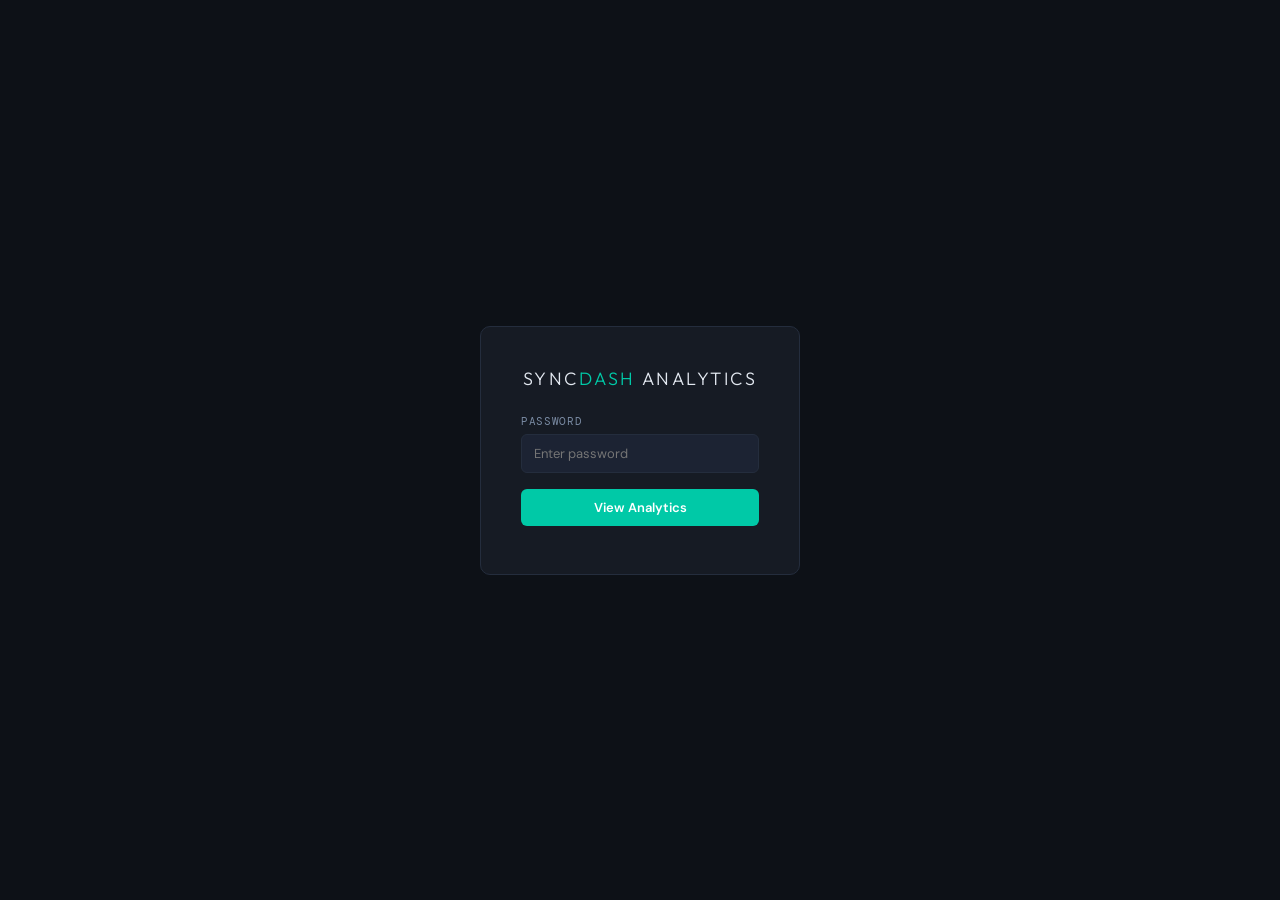
<file: analytics.html>
<!DOCTYPE html>
<html lang="en">
<head>
  <meta charset="UTF-8"/>
  <meta name="viewport" content="width=device-width, initial-scale=1.0"/>
  <title>Site Analytics — Private</title>
  <link href="https://fonts.googleapis.com/css2?family=DM+Mono:wght@400;500&family=DM+Sans:wght@300;400;500;600&family=Outfit:wght@300;400;600;700&display=swap" rel="stylesheet"/>
  <style>
    *, *::before, *::after { box-sizing: border-box; margin: 0; padding: 0; }
    :root {
      --bg:      #0d1117;
      --surface: #161b24;
      --surface2:#1c2333;
      --border:  #242d3d;
      --border2: #2e3a50;
      --text:    #e2e8f0;
      --muted:   #7a8ba3;
      --faint:   #3d4f68;
      --teal:    #00c9a7;
      --teal-bg: rgba(0,201,167,0.08);
      --green:   #22d98a;
      --green-bg:rgba(34,217,138,0.10);
      --amber:   #f5a623;
      --amber-bg:rgba(245,166,35,0.10);
      --red:     #ff5c6a;
      --red-bg:  rgba(255,92,106,0.10);
      --sage:    #a78bfa;
      --radius:  10px;
      --radius-sm:6px;
    }
    html, body { min-height: 100%; background: var(--bg); color: var(--text); font-family: 'DM Sans', sans-serif; font-size: 14px; }

    /* ── LOGIN ── */
    .login-wrap {
      display: flex; align-items: center; justify-content: center;
      min-height: 100vh; flex-direction: column; gap: 16px;
    }
    .login-box {
      background: var(--surface); border: 1px solid var(--border);
      border-radius: var(--radius); padding: 40px; width: 320px;
    }
    .login-logo { font-family: 'Outfit', sans-serif; font-size: 18px; font-weight: 300; letter-spacing: 0.14em; text-transform: uppercase; color: var(--text); margin-bottom: 24px; text-align: center; }
    .login-logo span { color: var(--teal); }
    .login-label { font-size: 11px; font-family: 'DM Mono', monospace; text-transform: uppercase; letter-spacing: 0.06em; color: var(--muted); margin-bottom: 6px; display: block; }
    .login-input { width: 100%; background: var(--surface2); border: 1px solid var(--border); border-radius: var(--radius-sm); padding: 10px 12px; font-size: 13px; color: var(--text); font-family: 'DM Sans', sans-serif; outline: none; }
    .login-input:focus { border-color: var(--teal); }
    .login-btn { width: 100%; margin-top: 16px; padding: 10px; background: var(--teal); border: none; border-radius: var(--radius-sm); color: #fff; font-size: 13px; font-weight: 600; cursor: pointer; font-family: 'DM Sans', sans-serif; }
    .login-btn:hover { background: #00b395; }
    .login-error { font-size: 12px; color: var(--red); text-align: center; margin-top: 8px; }

    /* ── DASHBOARD ── */
    .dashboard { display: none; padding: 32px 28px 60px; max-width: 1100px; margin: 0 auto; }

    .topbar { display: flex; align-items: center; gap: 16px; margin-bottom: 32px; }
    .topbar-logo { font-family: 'Outfit', sans-serif; font-size: 16px; font-weight: 300; letter-spacing: 0.14em; text-transform: uppercase; }
    .topbar-logo span { color: var(--teal); }
    .topbar-badge { font-size: 10px; font-family: 'DM Mono', monospace; text-transform: uppercase; letter-spacing: 0.06em; padding: 2px 8px; border-radius: 3px; background: var(--red-bg); border: 1px solid rgba(255,92,106,0.25); color: var(--red); }
    .topbar-meta { flex: 1; }
    .topbar-actions { display: flex; gap: 8px; align-items: center; }

    .btn { display: inline-flex; align-items: center; gap: 6px; padding: 6px 14px; border-radius: var(--radius-sm); font-size: 12px; font-weight: 500; cursor: pointer; border: 1px solid var(--border); background: var(--surface2); color: var(--muted); font-family: 'DM Sans', sans-serif; transition: all 0.15s; }
    .btn:hover { color: var(--text); border-color: var(--border2); }
    .btn-teal { background: var(--teal-bg); border-color: rgba(0,201,167,0.25); color: var(--teal); }
    .btn-teal:hover { background: rgba(0,201,167,0.14); border-color: var(--teal); }
    .btn-active { background: var(--teal-bg); border-color: var(--teal); color: var(--teal); }

    /* ── FILTERS ── */
    .filters { display: flex; gap: 10px; align-items: center; margin-bottom: 24px; flex-wrap: wrap; }
    .filter-group { display: flex; gap: 6px; }
    .filter-label { font-size: 11px; font-family: 'DM Mono', monospace; text-transform: uppercase; letter-spacing: 0.06em; color: var(--muted); align-self: center; margin-right: 4px; }
    .date-input { background: var(--surface2); border: 1px solid var(--border); border-radius: var(--radius-sm); padding: 6px 10px; font-size: 12px; color: var(--text); font-family: 'DM Mono', monospace; outline: none; }
    .date-input:focus { border-color: var(--teal); }

    /* ── STATS ROW ── */
    .stats-row { display: grid; grid-template-columns: repeat(4, 1fr); gap: 14px; margin-bottom: 24px; }
    .stat-tile { background: var(--surface); border: 1px solid var(--border); border-radius: var(--radius); padding: 18px 20px; }
    .stat-label { font-size: 10px; font-family: 'DM Mono', monospace; text-transform: uppercase; letter-spacing: 0.06em; color: var(--muted); margin-bottom: 6px; }
    .stat-value { font-family: 'Outfit', sans-serif; font-size: 28px; font-weight: 700; color: var(--text); line-height: 1; }
    .stat-value.teal  { color: var(--teal); }
    .stat-value.green { color: var(--green); }
    .stat-value.amber { color: var(--amber); }
    .stat-sub { font-size: 11px; color: var(--muted); margin-top: 4px; }

    /* ── SECTION ── */
    .section-header { display: flex; align-items: center; gap: 12px; margin-bottom: 12px; }
    .section-title { font-size: 13px; font-weight: 600; color: var(--text); }
    .section-line { flex: 1; height: 1px; background: var(--border); }
    .section-count { font-size: 10px; font-family: 'DM Mono', monospace; color: var(--faint); }

    /* ── TABLE ── */
    .table-wrap { background: var(--surface); border: 1px solid var(--border); border-radius: var(--radius); overflow: hidden; margin-bottom: 24px; }
    table { width: 100%; border-collapse: collapse; }
    thead { background: var(--surface2); }
    th { padding: 10px 16px; text-align: left; font-size: 10px; font-family: 'DM Mono', monospace; text-transform: uppercase; letter-spacing: 0.06em; color: var(--muted); font-weight: 500; }
    td { padding: 10px 16px; font-size: 12.5px; color: var(--text); border-top: 1px solid var(--border); }
    tr:hover td { background: var(--surface2); }
    .badge { display: inline-block; padding: 2px 8px; border-radius: 10px; font-size: 10px; font-family: 'DM Mono', monospace; font-weight: 600; }
    .badge-syncdash    { background: var(--teal-bg); color: var(--teal); border: 1px solid rgba(0,201,167,0.2); }
    .badge-synctoscale { background: var(--sage-bg, rgba(167,139,250,0.08)); color: var(--sage); border: 1px solid rgba(167,139,250,0.2); }
    .badge-about { background: var(--amber-bg); color: var(--amber); border: 1px solid rgba(245,166,35,0.2); }
    .time-muted { color: var(--muted); font-family: 'DM Mono', monospace; font-size: 11px; }

    /* ── PAGE BREAKDOWN ── */
    .page-grid { display: grid; grid-template-columns: 1fr 1fr; gap: 14px; margin-bottom: 24px; }
    .page-tile { background: var(--surface); border: 1px solid var(--border); border-radius: var(--radius); padding: 18px 20px; }
    .page-tile-title { font-size: 11px; font-family: 'DM Mono', monospace; text-transform: uppercase; letter-spacing: 0.06em; color: var(--muted); margin-bottom: 12px; }
    .page-row { display: flex; align-items: center; gap: 10px; margin-bottom: 8px; }
    .page-row:last-child { margin-bottom: 0; }
    .page-name { font-size: 12px; color: var(--text); flex: 1; overflow: hidden; text-overflow: ellipsis; white-space: nowrap; font-family: 'DM Mono', monospace; }
    .page-bar-wrap { width: 100px; height: 5px; background: var(--border2); border-radius: 3px; overflow: hidden; flex-shrink: 0; }
    .page-bar-fill { height: 100%; border-radius: 3px; background: var(--teal); }
    .page-count { font-size: 11px; color: var(--muted); font-family: 'DM Mono', monospace; width: 28px; text-align: right; flex-shrink: 0; }

    .empty { text-align: center; padding: 40px; color: var(--muted); font-size: 13px; }
    .loading { text-align: center; padding: 40px; color: var(--muted); font-size: 13px; animation: pulse 1.5s ease infinite; }
    @keyframes pulse { 0%,100%{opacity:1} 50%{opacity:0.4} }

    ::-webkit-scrollbar { width: 6px; }
    ::-webkit-scrollbar-track { background: var(--bg); }
    ::-webkit-scrollbar-thumb { background: var(--border2); border-radius: 3px; }
  </style>
</head>
<body>

<!-- LOGIN -->
<div class="login-wrap" id="login-wrap">
  <div class="login-box">
    <div class="login-logo">Sync<span>Dash</span> Analytics</div>
    <label class="login-label">Password</label>
    <input class="login-input" type="password" id="pw-input" placeholder="Enter password" onkeydown="if(event.key==='Enter')checkPw()"/>
    <button class="login-btn" onclick="checkPw()">View Analytics</button>
    <div class="login-error" id="pw-error"></div>
  </div>
</div>

<!-- DASHBOARD -->
<div class="dashboard" id="dashboard">

  <div class="topbar">
    <div>
      <div class="topbar-logo">Sync<span>Dash</span> · Analytics</div>
    </div>
    <span class="topbar-badge">Private</span>
    <div class="topbar-meta"></div>
    <div class="topbar-actions">
      <div class="filter-group">
        <span class="filter-label">Site</span>
        <button class="btn btn-active" id="filter-all"         onclick="setFilter('all')">All</button>
        <button class="btn"           id="filter-syncdash"    onclick="setFilter('SyncDash')">SyncDash</button>
        <button class="btn"           id="filter-synctoscale" onclick="setFilter('SyncToScale')">SyncToScale</button>
      </div>
      <div class="filter-group">
        <span class="filter-label">From</span>
        <input class="date-input" type="date" id="date-from" onchange="loadData()"/>
        <span class="filter-label">To</span>
        <input class="date-input" type="date" id="date-to" onchange="loadData()"/>
      </div>
      <button class="btn btn-teal" onclick="loadData()">↻ Refresh</button>
    </div>
  </div>

  <!-- STATS -->
  <div class="stats-row">
    <div class="stat-tile"><div class="stat-label">Total Visits</div><div class="stat-value teal" id="stat-total">—</div><div class="stat-sub">all pages, all sites</div></div>
    <div class="stat-tile"><div class="stat-label">Unique Visitors</div><div class="stat-value green" id="stat-unique">—</div><div class="stat-sub">by fingerprint</div></div>
    <div class="stat-tile"><div class="stat-label">About Page Visits</div><div class="stat-value amber" id="stat-about">—</div><div class="stat-sub">recruiter signal</div></div>
    <div class="stat-tile"><div class="stat-label">Locations</div><div class="stat-value" id="stat-locations">—</div><div class="stat-sub">unique cities</div></div>
  </div>

  <!-- PAGE BREAKDOWN -->
  <div class="page-grid">
    <div class="page-tile">
      <div class="page-tile-title">SyncDash — Top Pages</div>
      <div id="pages-syncdash"><div class="loading">Loading...</div></div>
    </div>
    <div class="page-tile">
      <div class="page-tile-title">SyncToScale — Top Pages</div>
      <div id="pages-synctoscale"><div class="loading">Loading...</div></div>
    </div>
  </div>

  <!-- VISIT LOG -->
  <div class="section-header">
    <div class="section-title">Visit Log</div>
    <div class="section-line"></div>
    <div class="section-count" id="log-count"></div>
  </div>
  <div class="table-wrap">
    <table>
      <thead>
        <tr>
          <th>Time</th>
          <th>Site</th>
          <th>Page</th>
          <th>City</th>
          <th>Region</th>
          <th>Country</th>
          <th>Visitor ID</th>
        </tr>
      </thead>
      <tbody id="visit-log"><tr><td colspan="7" class="loading">Loading...</td></tr></tbody>
    </table>
  </div>

</div>

<script>
  const SUPABASE_URL = 'https://nrfoukmdpchqcagmvquj.supabase.co';
  const SUPABASE_KEY = 'eyJhbGciOiJIUzI1NiIsInR5cCI6IkpXVCJ9.eyJpc3MiOiJzdXBhYmFzZSIsInJlZiI6Im5yZm91a21kcGNocWNhZ212cXVqIiwicm9sZSI6ImFub24iLCJpYXQiOjE3NzYwODczODksImV4cCI6MjA5MTY2MzM4OX0.dSY2zVFJbR6MzqkuBW6G7yTLPYtlGN1bG_lt3jCAOJM';
  const PASSWORD   = 'CQ2026';

  let currentFilter = 'all';

  // ── AUTH ──────────────────────────────────────────────────────────────────
  function checkPw() {
    const val = document.getElementById('pw-input').value;
    if (val === PASSWORD) {
      document.getElementById('login-wrap').style.display = 'none';
      document.getElementById('dashboard').style.display = 'block';
      setDefaultDates();
      loadData();
    } else {
      document.getElementById('pw-error').textContent = 'Incorrect password.';
    }
  }

  function setDefaultDates() {
    const today = new Date();
    const from  = new Date(today);
    from.setDate(from.getDate() - 30);
    document.getElementById('date-to').value   = today.toISOString().slice(0,10);
    document.getElementById('date-from').value = from.toISOString().slice(0,10);
  }

  // ── FILTER ────────────────────────────────────────────────────────────────
  function setFilter(f) {
    currentFilter = f;
    ['all','syncdash','synctoscale'].forEach(id => {
      document.getElementById(`filter-${id}`).className = 'btn' + (
        (f === 'all' && id === 'all') ||
        (f === 'SyncDash' && id === 'syncdash') ||
        (f === 'SyncToScale' && id === 'synctoscale')
        ? ' btn-active' : ''
      );
    });
    loadData();
  }

  // ── FETCH ─────────────────────────────────────────────────────────────────
  async function fetchVisits() {
    const from = document.getElementById('date-from').value;
    const to   = document.getElementById('date-to').value;

    let url = `${SUPABASE_URL}/rest/v1/visits?select=*&order=created_at.desc&limit=500`;
    if (from) url += `&created_at=gte.${from}T00:00:00`;
    if (to)   url += `&created_at=lte.${to}T23:59:59`;
    if (currentFilter !== 'all') url += `&site=eq.${currentFilter}`;

    const res = await fetch(url, {
      headers: { 'apikey': SUPABASE_KEY, 'Authorization': `Bearer ${SUPABASE_KEY}` }
    });
    return await res.json();
  }

  // ── RENDER ────────────────────────────────────────────────────────────────
  async function loadData() {
    try {
      const visits = await fetchVisits();

      // Stats
      const unique    = new Set(visits.map(v => v.fingerprint)).size;
      const aboutHits = visits.filter(v => v.page && v.page.toLowerCase().includes('about')).length;
      const cities    = new Set(visits.map(v => v.city).filter(c => c && c !== 'unknown')).size;

      document.getElementById('stat-total').textContent     = visits.length;
      document.getElementById('stat-unique').textContent    = unique;
      document.getElementById('stat-about').textContent     = aboutHits;
      document.getElementById('stat-locations').textContent = cities;
      document.getElementById('log-count').textContent      = `${visits.length} records`;

      // Page breakdowns
      renderPageBreakdown(visits.filter(v => v.site === 'SyncDash'),    'pages-syncdash');
      renderPageBreakdown(visits.filter(v => v.site === 'SyncToScale'), 'pages-synctoscale');

      // Visit log
      const tbody = document.getElementById('visit-log');
      if (!visits.length) {
        tbody.innerHTML = `<tr><td colspan="7" class="empty">No visits in this range yet.</td></tr>`;
        return;
      }

      tbody.innerHTML = visits.map(v => {
        const dt   = new Date(v.created_at);
        const time = dt.toLocaleDateString('en-US', {month:'short',day:'numeric'}) + ' ' +
                     dt.toLocaleTimeString('en-US', {hour:'2-digit',minute:'2-digit'});
        const siteBadge = v.site === 'SyncDash'
          ? `<span class="badge badge-syncdash">SyncDash</span>`
          : `<span class="badge badge-synctoscale">SyncToScale</span>`;
        const isAbout = v.page && v.page.toLowerCase().includes('about');
        const pageDisplay = isAbout
          ? `<span class="badge badge-about">${v.page}</span>`
          : `<span class="time-muted">${v.page || '/'}</span>`;

        return `<tr>
          <td class="time-muted">${time}</td>
          <td>${siteBadge}</td>
          <td>${pageDisplay}</td>
          <td>${v.city    || '—'}</td>
          <td>${v.region  || '—'}</td>
          <td>${v.country || '—'}</td>
          <td class="time-muted">${(v.fingerprint || '').slice(0,8)}...</td>
        </tr>`;
      }).join('');

    } catch(e) {
      document.getElementById('visit-log').innerHTML =
        `<tr><td colspan="7" class="empty">Error loading data. Check console.</td></tr>`;
      console.error(e);
    }
  }

  function renderPageBreakdown(visits, containerId) {
    const container = document.getElementById(containerId);
    if (!visits.length) {
      container.innerHTML = `<div class="empty">No visits yet.</div>`;
      return;
    }

    const counts = {};
    visits.forEach(v => {
      const page = (v.page || '/').split('?')[0];
      counts[page] = (counts[page] || 0) + 1;
    });

    const sorted = Object.entries(counts).sort((a,b) => b[1]-a[1]).slice(0, 8);
    const max    = sorted[0]?.[1] || 1;

    container.innerHTML = sorted.map(([page, count]) => `
      <div class="page-row">
        <div class="page-name">${page}</div>
        <div class="page-bar-wrap"><div class="page-bar-fill" style="width:${Math.round(count/max*100)}%"></div></div>
        <div class="page-count">${count}</div>
      </div>
    `).join('');
  }
</script>
</body>
</html>
</file>
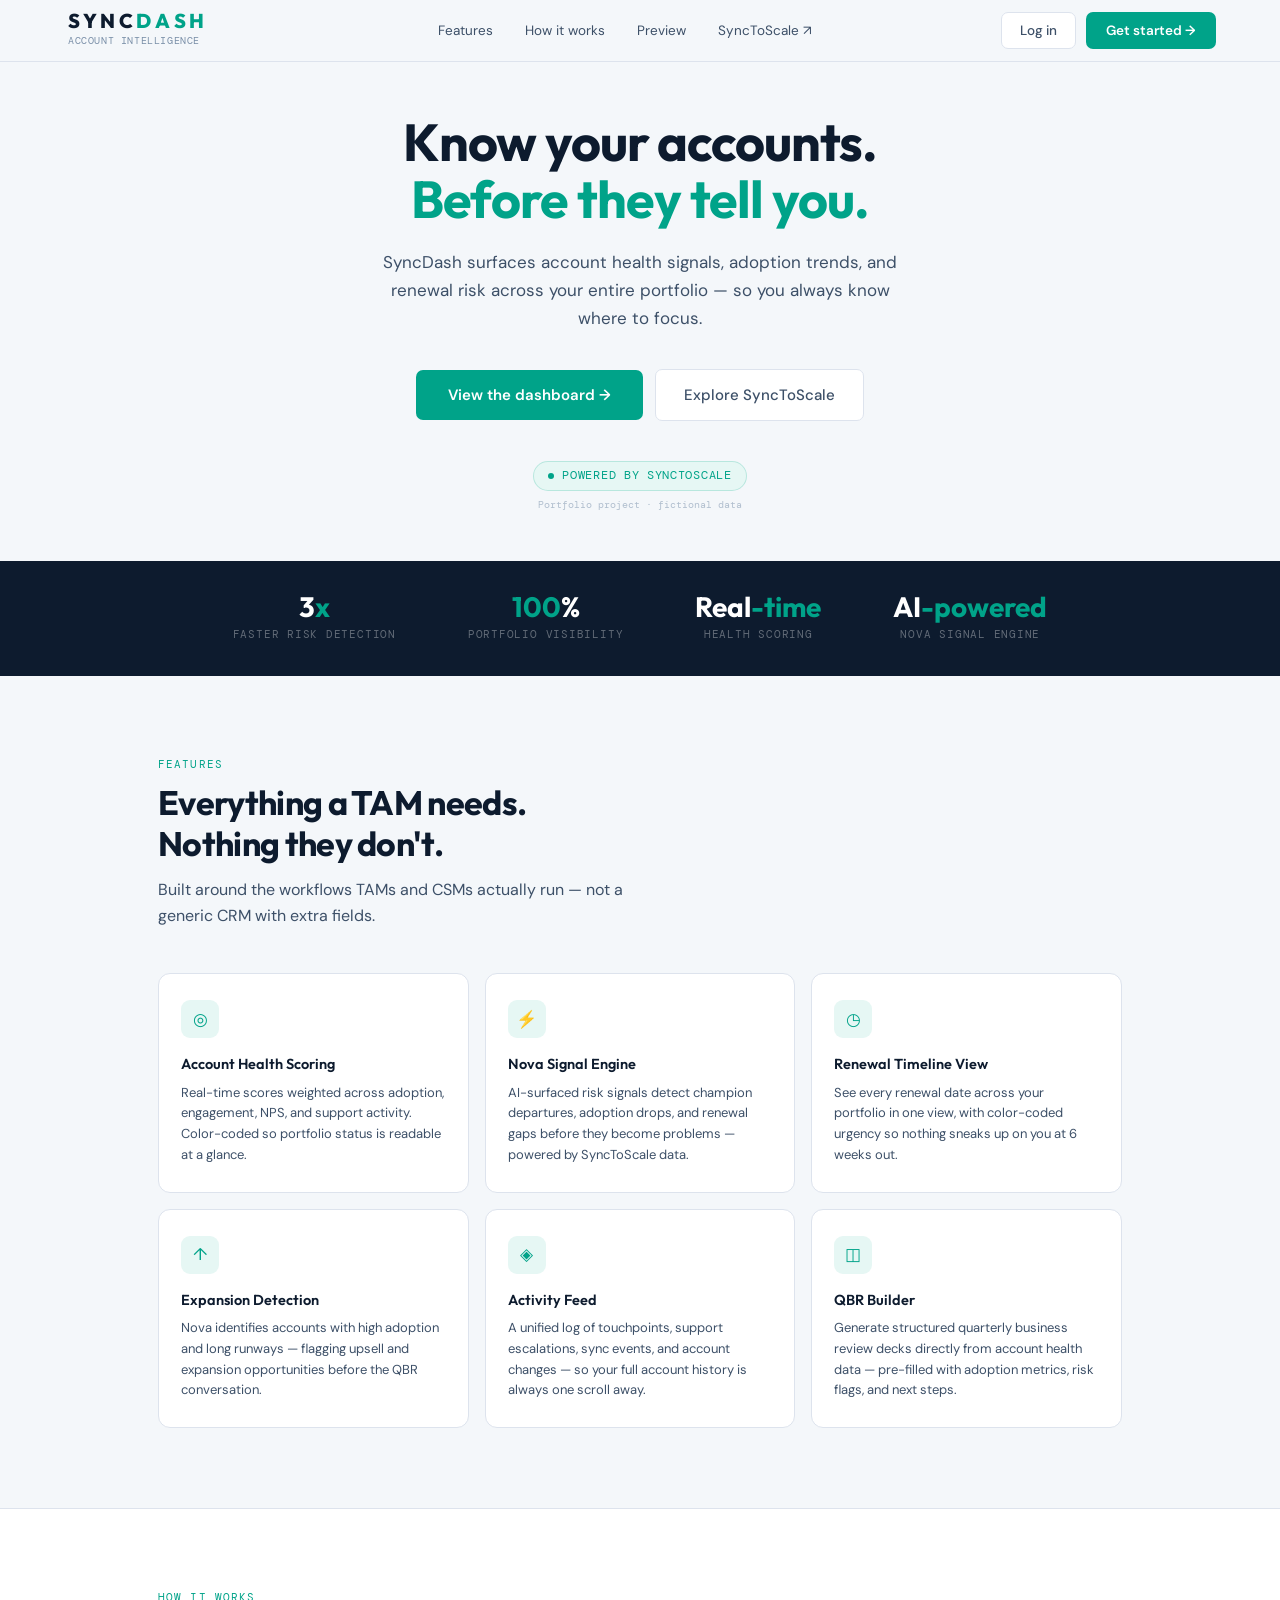
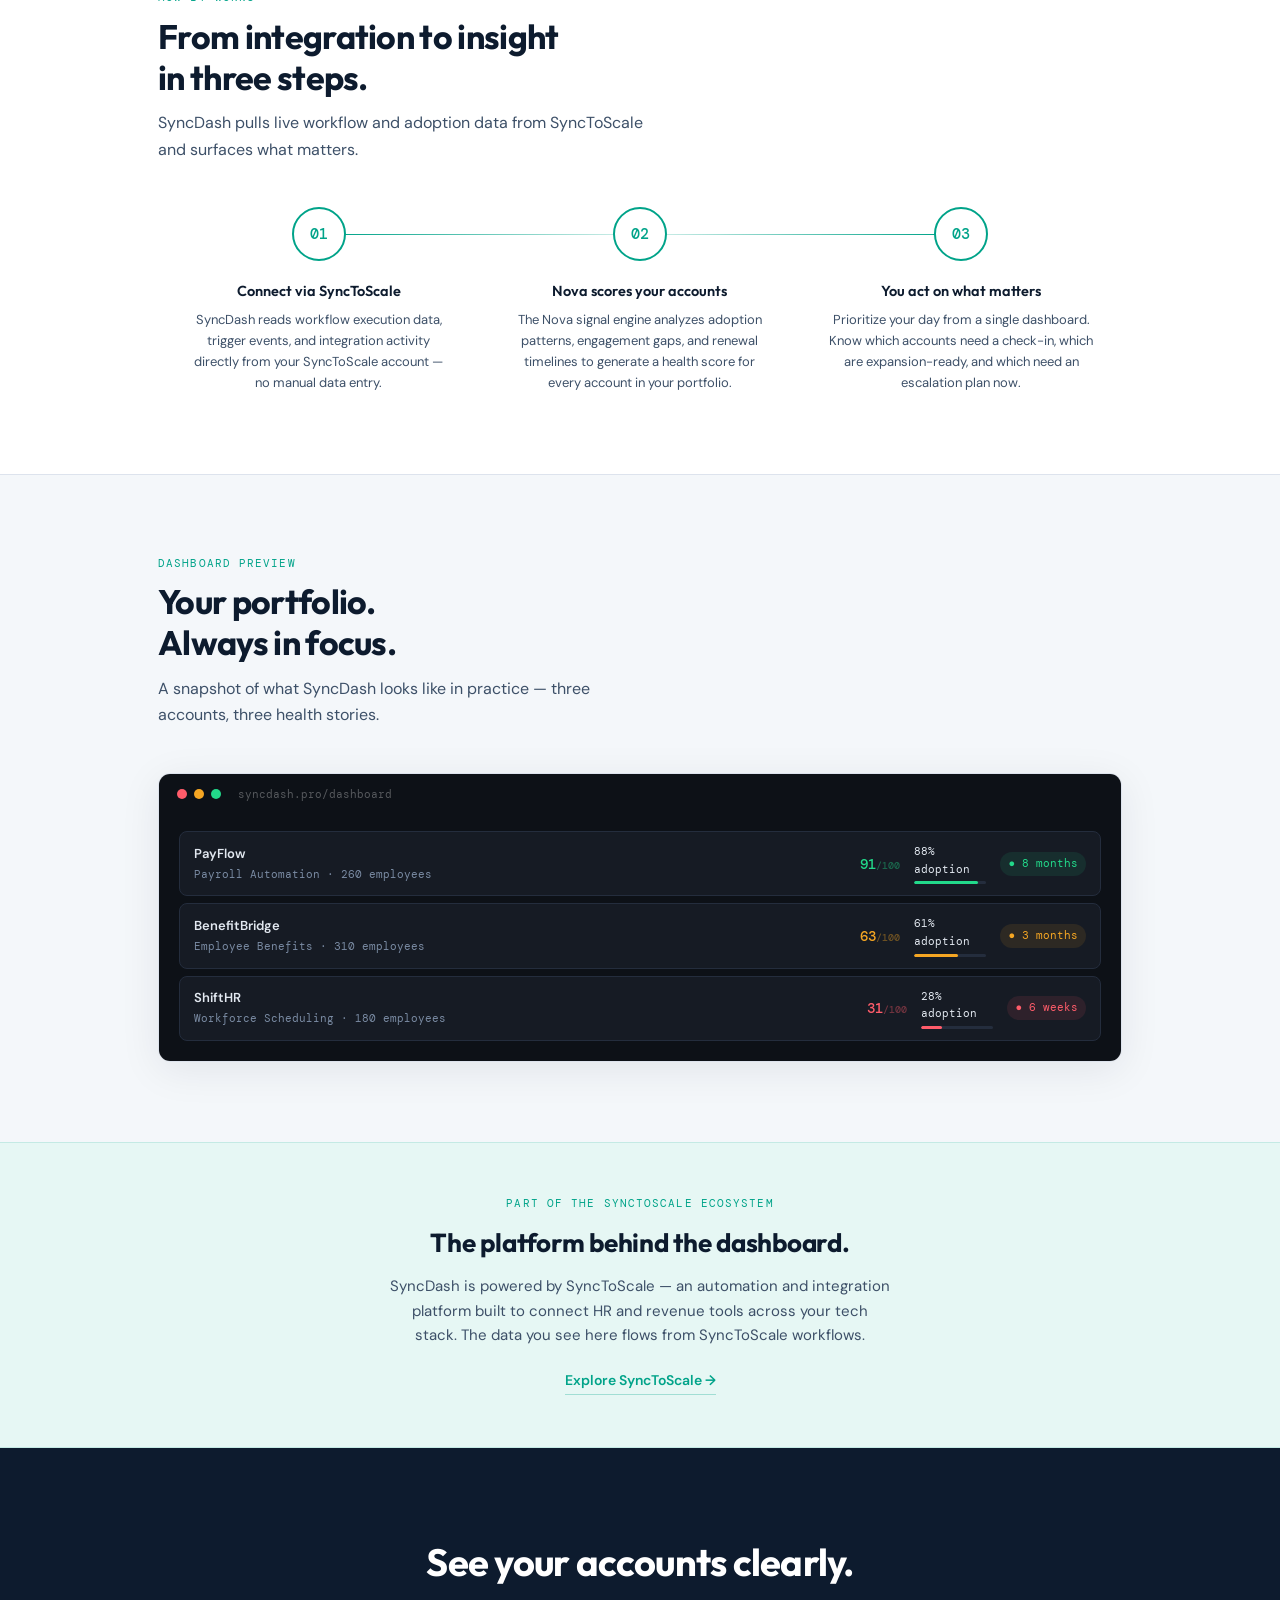
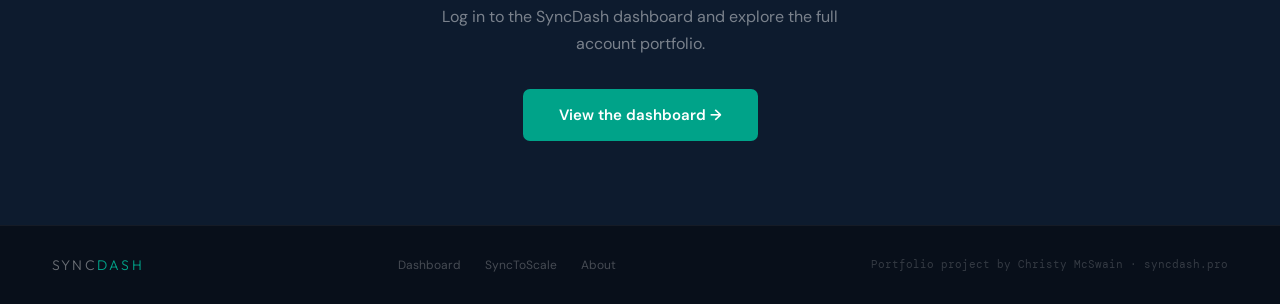
<file: landing.html>
<!DOCTYPE html>
<html lang="en">
<head>
  <meta charset="UTF-8"/>
  <meta name="viewport" content="width=device-width, initial-scale=1.0"/>
  <title>SyncDash — Account Intelligence for TAMs</title>
  <link href="https://fonts.googleapis.com/css2?family=DM+Mono:wght@400;500&family=DM+Sans:wght@300;400;500;600&family=Outfit:wght@300;400;600;700;800&display=swap" rel="stylesheet"/>
  <style>
    *, *::before, *::after { box-sizing: border-box; margin: 0; padding: 0; }

    :root {
      --bg:          #f4f7fa;
      --white:       #ffffff;
      --border:      #dde3ed;
      --dark:        #0d1b2e;
      --mid:         #3d5068;
      --muted:       #7a8fa8;
      --faint:       #b0bece;
      --teal:        #00a389;
      --teal-light:  #e6f7f4;
      --navy:        #0d1b2e;
      --radius:      12px;
      --radius-sm:   7px;
    }

    html { scroll-behavior: smooth; }

    body {
      font-family: 'DM Sans', sans-serif;
      background: var(--bg);
      color: var(--dark);
      font-size: 15px;
      line-height: 1.6;
    }

    /* ── NAV ──────────────────────────────────── */
    nav {
      position: sticky;
      top: 0;
      background: rgba(244,247,250,0.94);
      backdrop-filter: blur(14px);
      border-bottom: 1px solid var(--border);
      z-index: 100;
      padding: 0 64px 0 68px;
      height: 62px;
      display: flex;
      align-items: center;
      justify-content: space-between;
    }

    .nav-logo {
      text-decoration: none;
      display: flex;
      flex-direction: column;
      margin-right: 40px;
      line-height: 1;
    }

    .nav-logo-wordmark {
      font-family: 'Outfit', sans-serif;
      font-weight: 800;
      font-size: 20px;
      letter-spacing: 0.18em;
      text-transform: uppercase;
      color: var(--teal);
      white-space: nowrap;
    }

    .nav-logo-wordmark .sync { color: var(--dark) !important; }

    .nav-logo-sub {
      font-size: 10px;
      font-family: 'DM Mono', monospace;
      color: var(--muted);
      letter-spacing: 0.06em;
      text-transform: uppercase;
      margin-top: 5px;
      padding-bottom: 4px;
      font-weight: 400;
      white-space: nowrap;
    }

    .nav-links {
      display: flex;
      align-items: center;
      gap: 32px;
    }

    .nav-links a {
      font-size: 13.5px;
      color: var(--mid);
      text-decoration: none;
      transition: color 0.15s;
    }

    .nav-links a:hover { color: var(--dark); }

    .nav-right {
      display: flex;
      align-items: center;
      gap: 10px;
    }

    .btn-ghost {
      font-size: 13.5px;
      color: var(--mid);
      text-decoration: none;
      font-weight: 500;
      padding: 7px 18px;
      border-radius: var(--radius-sm);
      border: 1px solid var(--border);
      background: var(--white);
      transition: all 0.15s;
    }

    .btn-ghost:hover { border-color: var(--teal); color: var(--teal); }

    .btn-primary {
      font-size: 13.5px;
      font-weight: 600;
      color: #fff;
      background: var(--teal);
      padding: 8px 20px;
      border-radius: var(--radius-sm);
      text-decoration: none;
      transition: all 0.15s;
    }

    .btn-primary:hover {
      background: #008f78;
      transform: translateY(-1px);
      box-shadow: 0 4px 16px rgba(0,163,137,0.25);
    }

    /* ── HERO ─────────────────────────────────── */
    .hero {
      max-width: 780px;
      margin: 0 auto;
      padding: 52px 48px 48px;
      text-align: center;
    }

    .hero-eyebrow {
      display: inline-flex;
      align-items: center;
      gap: 8px;
      background: var(--teal-light);
      border: 1px solid rgba(0,163,137,0.2);
      border-radius: 20px;
      padding: 5px 14px;
      font-size: 11.5px;
      color: var(--teal);
      font-family: 'DM Mono', monospace;
      text-transform: uppercase;
      letter-spacing: 0.06em;
      margin-bottom: 28px;
    }

    .hero-eyebrow::before {
      content: '';
      width: 6px; height: 6px;
      border-radius: 50%;
      background: var(--teal);
      animation: pulse 2s infinite;
    }

    @keyframes pulse {
      0%, 100% { opacity: 1; transform: scale(1); }
      50% { opacity: 0.5; transform: scale(0.8); }
    }

    .hero h1 {
      font-family: 'Outfit', sans-serif;
      font-weight: 700;
      font-size: clamp(34px, 5vw, 52px);
      color: var(--dark);
      line-height: 1.1;
      letter-spacing: -0.02em;
      margin-bottom: 20px;
    }

    .hero h1 em { font-style: normal; color: var(--teal); }

    .hero-sub {
      font-size: 17px;
      color: var(--mid);
      max-width: 520px;
      margin: 0 auto 36px;
      line-height: 1.65;
    }

    .hero-actions {
      display: flex;
      align-items: center;
      justify-content: center;
      gap: 12px;
      flex-wrap: wrap;
      margin-bottom: 16px;
    }

    .btn-hero {
      font-size: 15px;
      font-weight: 600;
      color: #fff;
      background: var(--teal);
      padding: 13px 32px;
      border-radius: var(--radius-sm);
      text-decoration: none;
      transition: all 0.15s;
      display: inline-flex;
      align-items: center;
      gap: 8px;
    }

    .btn-hero:hover {
      background: #008f78;
      transform: translateY(-1px);
      box-shadow: 0 6px 24px rgba(0,163,137,0.28);
    }

    .btn-hero-outline {
      font-size: 15px;
      font-weight: 500;
      color: var(--mid);
      padding: 13px 28px;
      border-radius: var(--radius-sm);
      text-decoration: none;
      border: 1px solid var(--border);
      background: var(--white);
      transition: all 0.15s;
    }

    .btn-hero-outline:hover { border-color: var(--teal); color: var(--teal); }

    .hero-note {
      font-size: 11.5px;
      color: var(--faint);
      font-family: 'DM Mono', monospace;
      letter-spacing: 0.02em;
    }

    /* ── STATS BAR ────────────────────────────── */
    .stats-bar {
      background: var(--navy);
      padding: 32px 48px;
      display: flex;
      justify-content: center;
      gap: 72px;
      flex-wrap: wrap;
    }

    .stat-item { text-align: center; }

    .stat-value {
      font-family: 'Outfit', sans-serif;
      font-size: 28px;
      font-weight: 700;
      color: #fff;
      line-height: 1;
      margin-bottom: 5px;
    }

    .stat-value em { font-style: normal; color: var(--teal); }

    .stat-label {
      font-size: 11px;
      color: rgba(255,255,255,0.35);
      font-family: 'DM Mono', monospace;
      text-transform: uppercase;
      letter-spacing: 0.07em;
    }

    /* ── SECTIONS ─────────────────────────────── */
    .section {
      max-width: 1060px;
      margin: 0 auto;
      padding: 80px 48px;
    }

    .section-eyebrow {
      font-size: 11px;
      font-family: 'DM Mono', monospace;
      text-transform: uppercase;
      letter-spacing: 0.1em;
      color: var(--teal);
      margin-bottom: 10px;
    }

    .section-heading {
      font-family: 'Outfit', sans-serif;
      font-size: clamp(24px, 3vw, 34px);
      font-weight: 700;
      color: var(--dark);
      line-height: 1.2;
      letter-spacing: -0.02em;
      margin-bottom: 12px;
    }

    .section-sub {
      font-size: 16px;
      color: var(--mid);
      max-width: 500px;
      line-height: 1.65;
      margin-bottom: 44px;
    }

    /* ── FEATURES ─────────────────────────────── */
    .feature-grid {
      display: grid;
      grid-template-columns: repeat(3, 1fr);
      gap: 16px;
    }

    .feature-card {
      background: var(--white);
      border: 1px solid var(--border);
      border-radius: var(--radius);
      padding: 26px 22px;
      transition: all 0.2s;
    }

    .feature-card:hover {
      border-color: rgba(0,163,137,0.3);
      box-shadow: 0 4px 24px rgba(0,163,137,0.07);
      transform: translateY(-2px);
    }

    .feature-icon {
      width: 38px; height: 38px;
      border-radius: 9px;
      background: var(--teal-light);
      display: flex; align-items: center; justify-content: center;
      font-size: 17px;
      margin-bottom: 14px;
      color: var(--teal);
    }

    .feature-title {
      font-family: 'Outfit', sans-serif;
      font-size: 14.5px;
      font-weight: 600;
      color: var(--dark);
      margin-bottom: 7px;
    }

    .feature-desc {
      font-size: 13px;
      color: var(--mid);
      line-height: 1.6;
    }

    /* ── HOW IT WORKS ─────────────────────────── */
    .how-section {
      background: var(--white);
      border-top: 1px solid var(--border);
      border-bottom: 1px solid var(--border);
    }

    .how-grid {
      display: grid;
      grid-template-columns: repeat(3, 1fr);
      position: relative;
    }

    .how-grid::before {
      content: '';
      position: absolute;
      top: 27px;
      left: calc(16.66% + 20px);
      right: calc(16.66% + 20px);
      height: 1px;
      background: linear-gradient(90deg, var(--teal), rgba(0,163,137,0.15), var(--teal));
    }

    .how-step { padding: 0 28px; text-align: center; }

    .how-number {
      width: 54px; height: 54px;
      border-radius: 50%;
      background: var(--white);
      border: 2px solid var(--teal);
      display: flex; align-items: center; justify-content: center;
      font-family: 'DM Mono', monospace;
      font-size: 15px;
      font-weight: 500;
      color: var(--teal);
      margin: 0 auto 18px;
      position: relative;
      z-index: 1;
    }

    .how-title {
      font-family: 'Outfit', sans-serif;
      font-size: 14.5px;
      font-weight: 600;
      color: var(--dark);
      margin-bottom: 8px;
    }

    .how-desc { font-size: 13px; color: var(--mid); line-height: 1.6; }

    /* ── PREVIEW ──────────────────────────────── */
    .preview-wrap {
      background: var(--white);
      border: 1px solid var(--border);
      border-radius: var(--radius);
      overflow: hidden;
      box-shadow: 0 8px 40px rgba(13,27,46,0.08);
    }

    .preview-titlebar {
      background: #0d1117;
      padding: 12px 18px;
      display: flex;
      align-items: center;
      gap: 7px;
    }

    .mac-dot { width: 10px; height: 10px; border-radius: 50%; }
    .mac-dot.r { background: #ff5c6a; }
    .mac-dot.y { background: #f5a623; }
    .mac-dot.g { background: #22d98a; }

    .preview-url {
      margin-left: 10px;
      font-size: 11px;
      color: rgba(255,255,255,0.3);
      font-family: 'DM Mono', monospace;
    }

    .preview-body { background: #0d1117; padding: 16px 20px 20px; }

    .preview-row {
      display: flex;
      align-items: center;
      gap: 14px;
      padding: 11px 14px;
      border-radius: 8px;
      margin-bottom: 7px;
      border: 1px solid #242d3d;
      background: #161b24;
      cursor: pointer;
      transition: background 0.15s;
    }

    .preview-row:last-child { margin-bottom: 0; }
    .preview-row:hover { background: #1c2333; }

    .preview-co { flex: 1; }
    .preview-co-name { font-size: 13px; font-weight: 600; color: #e2e8f0; }
    .preview-co-ind { font-size: 10.5px; color: #7a8ba3; font-family: 'DM Mono', monospace; margin-top: 2px; }

    .preview-score { font-family: 'DM Mono', monospace; font-size: 14px; font-weight: 500; min-width: 56px; text-align: right; }
    .preview-score.g { color: #22d98a; }
    .preview-score.a { color: #f5a623; }
    .preview-score.r { color: #ff5c6a; }

    .preview-adoption { width: 72px; }
    .preview-adoption-pct { font-size: 11px; font-family: 'DM Mono', monospace; color: #e2e8f0; margin-bottom: 3px; }
    .preview-adoption-bar { height: 3px; background: #242d3d; border-radius: 2px; overflow: hidden; }
    .preview-adoption-fill { height: 100%; border-radius: 2px; }
    .preview-adoption-fill.g { background: #22d98a; }
    .preview-adoption-fill.a { background: #f5a623; }
    .preview-adoption-fill.r { background: #ff5c6a; }

    .preview-renewal { font-size: 11px; font-family: 'DM Mono', monospace; padding: 3px 8px; border-radius: 20px; }
    .preview-renewal.g { background: rgba(34,217,138,0.1); color: #22d98a; }
    .preview-renewal.a { background: rgba(245,166,35,0.1); color: #f5a623; }
    .preview-renewal.r { background: rgba(255,92,106,0.1); color: #ff5c6a; }

    /* ── SYNC BAND ────────────────────────────── */
    .sync-band {
      background: var(--teal-light);
      border-top: 1px solid rgba(0,163,137,0.15);
      border-bottom: 1px solid rgba(0,163,137,0.15);
      padding: 52px 48px;
      text-align: center;
    }

    .sync-band-eyebrow {
      font-size: 11px;
      font-family: 'DM Mono', monospace;
      text-transform: uppercase;
      letter-spacing: 0.1em;
      color: var(--teal);
      margin-bottom: 10px;
    }

    .sync-band h2 {
      font-family: 'Outfit', sans-serif;
      font-size: 26px;
      font-weight: 700;
      color: var(--dark);
      margin-bottom: 10px;
      letter-spacing: -0.01em;
    }

    .sync-band p {
      font-size: 15px;
      color: var(--mid);
      max-width: 500px;
      margin: 0 auto 20px;
      line-height: 1.65;
    }

    .sync-link {
      display: inline-flex;
      align-items: center;
      gap: 6px;
      font-size: 14px;
      font-weight: 600;
      color: var(--teal);
      text-decoration: none;
      border-bottom: 1px solid rgba(0,163,137,0.3);
      padding-bottom: 2px;
      transition: border-color 0.15s;
    }

    .sync-link:hover { border-color: var(--teal); }

    /* ── CTA ──────────────────────────────────── */
    .cta-block {
      background: var(--navy);
      padding: 84px 48px;
      text-align: center;
    }

    .cta-block h2 {
      font-family: 'Outfit', sans-serif;
      font-size: clamp(26px, 3vw, 38px);
      font-weight: 700;
      color: #fff;
      letter-spacing: -0.02em;
      margin-bottom: 12px;
    }

    .cta-block p {
      font-size: 16px;
      color: rgba(255,255,255,0.45);
      max-width: 440px;
      margin: 0 auto 32px;
      line-height: 1.65;
    }

    .btn-cta {
      font-size: 15px;
      font-weight: 600;
      color: #fff;
      background: var(--teal);
      padding: 14px 36px;
      border-radius: var(--radius-sm);
      text-decoration: none;
      transition: all 0.15s;
      display: inline-flex;
      align-items: center;
      gap: 8px;
    }

    .btn-cta:hover {
      background: #00c9a7;
      transform: translateY(-1px);
      box-shadow: 0 6px 28px rgba(0,163,137,0.35);
    }

    .cta-note {
      margin-top: 16px;
      font-size: 11.5px;
      color: rgba(255,255,255,0.2);
      font-family: 'DM Mono', monospace;
      letter-spacing: 0.02em;
    }

    /* ── FOOTER ───────────────────────────────── */
    footer {
      background: #080f1a;
      padding: 28px 52px;
      display: flex;
      align-items: center;
      justify-content: space-between;
      flex-wrap: wrap;
      gap: 12px;
      border-top: 1px solid rgba(255,255,255,0.05);
    }

    .footer-logo {
      font-family: 'Outfit', sans-serif;
      font-weight: 300;
      font-size: 14px;
      letter-spacing: 0.16em;
      text-transform: uppercase;
      color: rgba(255,255,255,0.4);
      text-decoration: none;
    }

    .footer-logo span { color: var(--teal); }

    .footer-links { display: flex; gap: 24px; }

    .footer-links a {
      font-size: 12px;
      color: rgba(255,255,255,0.25);
      text-decoration: none;
      transition: color 0.15s;
    }

    .footer-links a:hover { color: rgba(255,255,255,0.5); }

    .footer-note {
      font-size: 11px;
      color: rgba(255,255,255,0.18);
      font-family: 'DM Mono', monospace;
    }

    /* ── ANIMATIONS ───────────────────────────── */
    @keyframes fadeUp {
      from { opacity: 0; transform: translateY(16px); }
      to   { opacity: 1; transform: translateY(0); }
    }

    .hero-eyebrow { animation: fadeUp 0.5s 0.1s ease both; }
    .hero h1      { animation: fadeUp 0.5s 0.2s ease both; }
    .hero-sub     { animation: fadeUp 0.5s 0.3s ease both; }
    .hero-actions { animation: fadeUp 0.5s 0.4s ease both; }
    .hero-note    { animation: fadeUp 0.5s 0.5s ease both; }
  </style>
</head>
<body>

<!-- NAV -->
<nav>
  <a class="nav-logo" href="#"><span class="nav-logo-wordmark"><span class="sync">Sync</span>Dash</span><span class="nav-logo-sub">Account Intelligence</span></a>
  <div class="nav-links">
    <a href="#features">Features</a>
    <a href="#how">How it works</a>
    <a href="#preview">Preview</a>
    <a href="https://synctoscale.me" target="_blank">SyncToScale ↗</a>
  </div>
  <div class="nav-right">
    <a class="btn-ghost" href="login.html">Log in</a>
    <a class="btn-primary" href="login.html">Get started →</a>
  </div>
</nav>

<!-- HERO -->
<section class="hero">
  <h1>Know your accounts.<br><em>Before they tell you.</em></h1>
  <p class="hero-sub">SyncDash surfaces account health signals, adoption trends, and renewal risk across your entire portfolio — so you always know where to focus.</p>
  <div class="hero-actions">
    <a class="btn-hero" href="login.html">View the dashboard →</a>
    <a class="btn-hero-outline" href="https://synctoscale.me" target="_blank">Explore SyncToScale</a>
  </div>
  <div class="hero-eyebrow" style="margin-top:24px;margin-bottom:0;">Powered by SyncToScale</div>
  <div style="font-size:10px;color:var(--faint);font-family:'DM Mono',monospace;margin-top:6px;">Portfolio project · fictional data</div>
</section>

<!-- STATS -->
<div class="stats-bar">
  <div class="stat-item">
    <div class="stat-value">3<em>x</em></div>
    <div class="stat-label">Faster risk detection</div>
  </div>
  <div class="stat-item">
    <div class="stat-value"><em>100</em>%</div>
    <div class="stat-label">Portfolio visibility</div>
  </div>
  <div class="stat-item">
    <div class="stat-value">Real<em>-time</em></div>
    <div class="stat-label">Health scoring</div>
  </div>
  <div class="stat-item">
    <div class="stat-value">AI<em>-powered</em></div>
    <div class="stat-label">Nova signal engine</div>
  </div>
</div>

<!-- FEATURES -->
<section class="section" id="features">
  <div class="section-eyebrow">Features</div>
  <h2 class="section-heading">Everything a TAM needs.<br>Nothing they don't.</h2>
  <p class="section-sub">Built around the workflows TAMs and CSMs actually run — not a generic CRM with extra fields.</p>
  <div class="feature-grid">
    <div class="feature-card">
      <div class="feature-icon">◎</div>
      <div class="feature-title">Account Health Scoring</div>
      <div class="feature-desc">Real-time scores weighted across adoption, engagement, NPS, and support activity. Color-coded so portfolio status is readable at a glance.</div>
    </div>
    <div class="feature-card">
      <div class="feature-icon">⚡</div>
      <div class="feature-title">Nova Signal Engine</div>
      <div class="feature-desc">AI-surfaced risk signals detect champion departures, adoption drops, and renewal gaps before they become problems — powered by SyncToScale data.</div>
    </div>
    <div class="feature-card">
      <div class="feature-icon">◷</div>
      <div class="feature-title">Renewal Timeline View</div>
      <div class="feature-desc">See every renewal date across your portfolio in one view, with color-coded urgency so nothing sneaks up on you at 6 weeks out.</div>
    </div>
    <div class="feature-card">
      <div class="feature-icon">↑</div>
      <div class="feature-title">Expansion Detection</div>
      <div class="feature-desc">Nova identifies accounts with high adoption and long runways — flagging upsell and expansion opportunities before the QBR conversation.</div>
    </div>
    <div class="feature-card">
      <div class="feature-icon">◈</div>
      <div class="feature-title">Activity Feed</div>
      <div class="feature-desc">A unified log of touchpoints, support escalations, sync events, and account changes — so your full account history is always one scroll away.</div>
    </div>
    <div class="feature-card">
      <div class="feature-icon">◫</div>
      <div class="feature-title">QBR Builder</div>
      <div class="feature-desc">Generate structured quarterly business review decks directly from account health data — pre-filled with adoption metrics, risk flags, and next steps.</div>
    </div>
  </div>
</section>

<!-- HOW IT WORKS -->
<div class="how-section" id="how">
  <section class="section">
    <div class="section-eyebrow">How it works</div>
    <h2 class="section-heading">From integration to insight<br>in three steps.</h2>
    <p class="section-sub">SyncDash pulls live workflow and adoption data from SyncToScale and surfaces what matters.</p>
    <div class="how-grid">
      <div class="how-step">
        <div class="how-number">01</div>
        <div class="how-title">Connect via SyncToScale</div>
        <div class="how-desc">SyncDash reads workflow execution data, trigger events, and integration activity directly from your SyncToScale account — no manual data entry.</div>
      </div>
      <div class="how-step">
        <div class="how-number">02</div>
        <div class="how-title">Nova scores your accounts</div>
        <div class="how-desc">The Nova signal engine analyzes adoption patterns, engagement gaps, and renewal timelines to generate a health score for every account in your portfolio.</div>
      </div>
      <div class="how-step">
        <div class="how-number">03</div>
        <div class="how-title">You act on what matters</div>
        <div class="how-desc">Prioritize your day from a single dashboard. Know which accounts need a check-in, which are expansion-ready, and which need an escalation plan now.</div>
      </div>
    </div>
  </section>
</div>

<!-- PREVIEW -->
<section class="section" id="preview">
  <div class="section-eyebrow">Dashboard preview</div>
  <h2 class="section-heading">Your portfolio.<br>Always in focus.</h2>
  <p class="section-sub">A snapshot of what SyncDash looks like in practice — three accounts, three health stories.</p>
  <div class="preview-wrap">
    <div class="preview-titlebar">
      <div class="mac-dot r"></div>
      <div class="mac-dot y"></div>
      <div class="mac-dot g"></div>
      <div class="preview-url">syncdash.pro/dashboard</div>
    </div>
    <div class="preview-body">
      <div class="preview-row">
        <div class="preview-co">
          <div class="preview-co-name">PayFlow</div>
          <div class="preview-co-ind">Payroll Automation · 260 employees</div>
        </div>
        <div class="preview-score g">91<span style="font-size:10px;opacity:0.4">/100</span></div>
        <div class="preview-adoption">
          <div class="preview-adoption-pct">88% adoption</div>
          <div class="preview-adoption-bar"><div class="preview-adoption-fill g" style="width:88%"></div></div>
        </div>
        <div class="preview-renewal g">● 8 months</div>
      </div>
      <div class="preview-row">
        <div class="preview-co">
          <div class="preview-co-name">BenefitBridge</div>
          <div class="preview-co-ind">Employee Benefits · 310 employees</div>
        </div>
        <div class="preview-score a">63<span style="font-size:10px;opacity:0.4">/100</span></div>
        <div class="preview-adoption">
          <div class="preview-adoption-pct">61% adoption</div>
          <div class="preview-adoption-bar"><div class="preview-adoption-fill a" style="width:61%"></div></div>
        </div>
        <div class="preview-renewal a">● 3 months</div>
      </div>
      <div class="preview-row">
        <div class="preview-co">
          <div class="preview-co-name">ShiftHR</div>
          <div class="preview-co-ind">Workforce Scheduling · 180 employees</div>
        </div>
        <div class="preview-score r">31<span style="font-size:10px;opacity:0.4">/100</span></div>
        <div class="preview-adoption">
          <div class="preview-adoption-pct">28% adoption</div>
          <div class="preview-adoption-bar"><div class="preview-adoption-fill r" style="width:28%"></div></div>
        </div>
        <div class="preview-renewal r">● 6 weeks</div>
      </div>
    </div>
  </div>
</section>

<!-- SYNC BAND -->
<div class="sync-band">
  <div class="sync-band-eyebrow">Part of the SyncToScale ecosystem</div>
  <h2>The platform behind the dashboard.</h2>
  <p>SyncDash is powered by SyncToScale — an automation and integration platform built to connect HR and revenue tools across your tech stack. The data you see here flows from SyncToScale workflows.</p>
  <a class="sync-link" href="https://synctoscale.me" target="_blank">Explore SyncToScale →</a>
</div>

<!-- CTA -->
<div class="cta-block">
  <h2>See your accounts clearly.</h2>
  <p>Log in to the SyncDash dashboard and explore the full account portfolio.</p>
  <a class="btn-cta" href="login.html">View the dashboard →</a>
</div>

<!-- FOOTER -->
<footer>
  <a class="footer-logo" href="#">Sync<span>Dash</span></a>
  <div class="footer-links">
    <a href="login.html">Dashboard</a>
    <a href="https://synctoscale.me" target="_blank">SyncToScale</a>
    <a href="https://synctoscale.me/about.html" target="_blank">About</a>
  </div>
  <div class="footer-note">Portfolio project by Christy McSwain · syncdash.pro</div>
</footer>

</body>
</html>
</file>
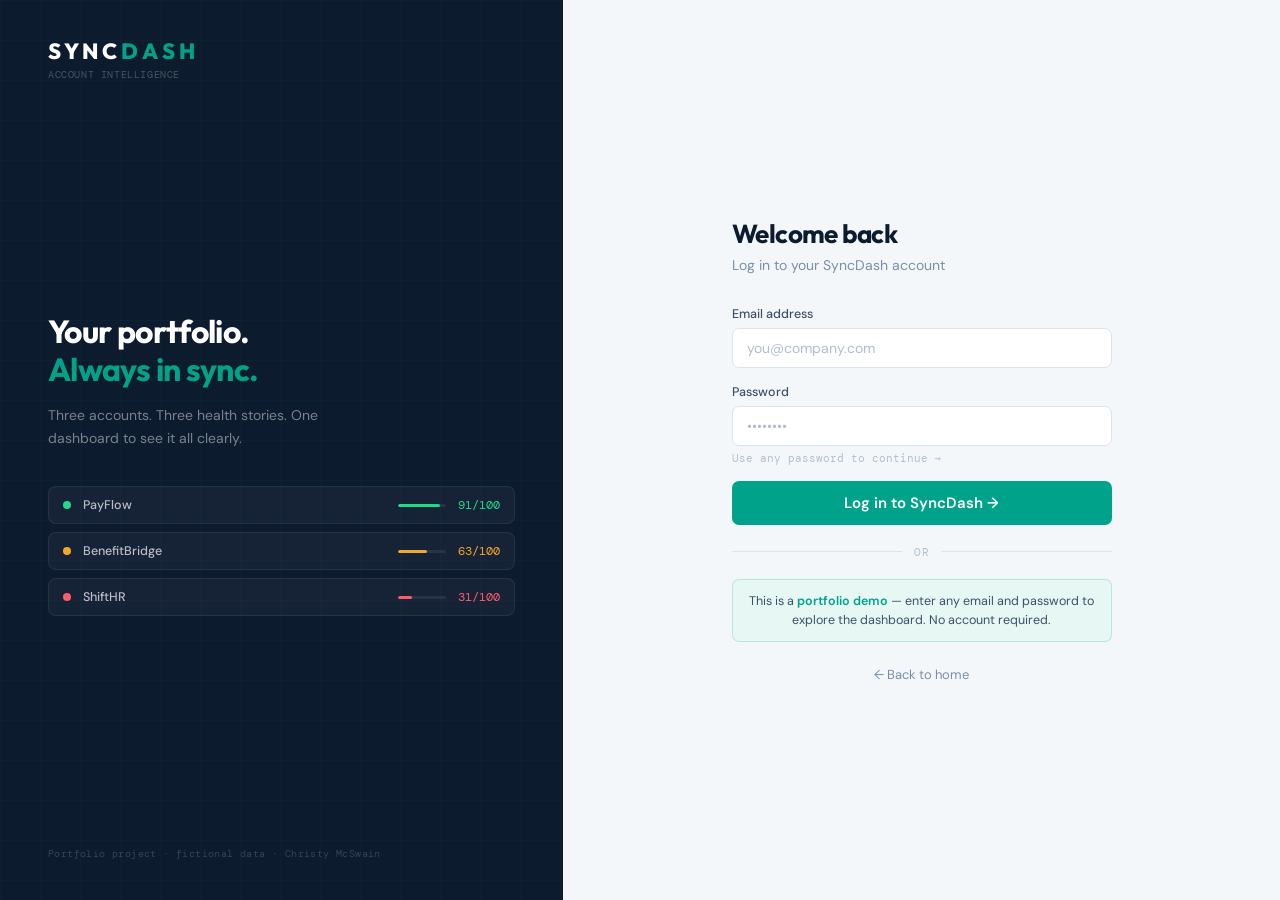
<file: login.html>
<!DOCTYPE html>
<html lang="en">
<head>
  <meta charset="UTF-8"/>
  <meta name="viewport" content="width=device-width, initial-scale=1.0"/>
  <title>SyncDash — Log In</title>
  <link href="https://fonts.googleapis.com/css2?family=DM+Mono:wght@400;500&family=DM+Sans:wght@300;400;500;600&family=Outfit:wght@300;400;600;700;800&display=swap" rel="stylesheet"/>
  <style>
    *, *::before, *::after { box-sizing: border-box; margin: 0; padding: 0; }

    :root {
      --bg:         #f4f7fa;
      --white:      #ffffff;
      --border:     #dde3ed;
      --dark:       #0d1b2e;
      --mid:        #3d5068;
      --muted:      #7a8fa8;
      --faint:      #b0bece;
      --teal:       #00a389;
      --teal-light: #e6f7f4;
      --navy:       #0d1b2e;
      --radius:     12px;
      --radius-sm:  7px;
    }

    html, body { height: 100%; }

    body {
      font-family: 'DM Sans', sans-serif;
      display: flex;
      min-height: 100vh;
    }

    /* ── LEFT PANEL ───────────────────────────── */
    .left-panel {
      width: 44%;
      background: var(--navy);
      display: flex;
      flex-direction: column;
      justify-content: space-between;
      padding: 40px 48px;
      position: relative;
      overflow: hidden;
    }

    .left-panel::before {
      content: '';
      position: absolute;
      inset: 0;
      background-image:
        linear-gradient(rgba(0,163,137,0.04) 1px, transparent 1px),
        linear-gradient(90deg, rgba(0,163,137,0.04) 1px, transparent 1px);
      background-size: 40px 40px;
      pointer-events: none;
    }

    .left-top { position: relative; z-index: 1; }

    .left-logo {
      text-decoration: none;
      display: flex;
      flex-direction: column;
    }

    .left-logo-wordmark {
      font-family: 'Outfit', sans-serif;
      font-weight: 800;
      font-size: 22px;
      letter-spacing: 0.18em;
      text-transform: uppercase;
      color: var(--teal);
      line-height: 1;
    }

    .left-logo-wordmark .sync { color: #fff; }

    .left-logo-sub {
      font-size: 10px;
      font-family: 'DM Mono', monospace;
      color: rgba(255,255,255,0.25);
      letter-spacing: 0.06em;
      text-transform: uppercase;
      margin-top: 6px;
    }

    .left-middle {
      position: relative;
      z-index: 1;
      flex: 1;
      display: flex;
      flex-direction: column;
      justify-content: center;
      padding: 40px 0;
    }

    .left-headline {
      font-family: 'Outfit', sans-serif;
      font-weight: 700;
      font-size: 32px;
      color: #fff;
      line-height: 1.2;
      letter-spacing: -0.02em;
      margin-bottom: 16px;
    }

    .left-headline em { font-style: normal; color: var(--teal); }

    .left-sub {
      font-size: 14px;
      color: rgba(255,255,255,0.45);
      line-height: 1.65;
      max-width: 320px;
      margin-bottom: 36px;
    }

    .mini-accounts { display: flex; flex-direction: column; gap: 8px; }

    .mini-row {
      display: flex;
      align-items: center;
      gap: 12px;
      background: rgba(255,255,255,0.04);
      border: 1px solid rgba(255,255,255,0.07);
      border-radius: 8px;
      padding: 10px 14px;
    }

    .mini-dot { width: 8px; height: 8px; border-radius: 50%; flex-shrink: 0; }
    .mini-dot.g { background: #22d98a; }
    .mini-dot.a { background: #f5a623; }
    .mini-dot.r { background: #ff5c6a; }

    .mini-name {
      flex: 1;
      font-size: 12.5px;
      font-weight: 500;
      color: rgba(255,255,255,0.7);
    }

    .mini-score { font-family: 'DM Mono', monospace; font-size: 12px; }
    .mini-score.g { color: #22d98a; }
    .mini-score.a { color: #f5a623; }
    .mini-score.r { color: #ff5c6a; }

    .mini-bar-wrap {
      width: 48px; height: 3px;
      background: rgba(255,255,255,0.08);
      border-radius: 2px;
      overflow: hidden;
    }

    .mini-bar { height: 100%; border-radius: 2px; }
    .mini-bar.g { background: #22d98a; }
    .mini-bar.a { background: #f5a623; }
    .mini-bar.r { background: #ff5c6a; }

    .left-bottom { position: relative; z-index: 1; }

    .left-note {
      font-size: 10px;
      font-family: 'DM Mono', monospace;
      color: rgba(255,255,255,0.18);
      letter-spacing: 0.04em;
    }

    /* ── RIGHT PANEL ──────────────────────────── */
    .right-panel {
      flex: 1;
      background: var(--bg);
      display: flex;
      flex-direction: column;
      align-items: center;
      justify-content: center;
      padding: 48px;
    }

    .login-box {
      width: 100%;
      max-width: 380px;
    }

    .login-heading {
      font-family: 'Outfit', sans-serif;
      font-size: 26px;
      font-weight: 700;
      color: var(--dark);
      letter-spacing: -0.02em;
      margin-bottom: 6px;
    }

    .login-sub {
      font-size: 14px;
      color: var(--muted);
      margin-bottom: 32px;
    }

    .form-group { margin-bottom: 16px; }

    .form-label {
      display: block;
      font-size: 12.5px;
      font-weight: 500;
      color: var(--mid);
      margin-bottom: 6px;
    }

    .form-input {
      width: 100%;
      padding: 10px 14px;
      background: var(--white);
      border: 1px solid var(--border);
      border-radius: var(--radius-sm);
      font-size: 14px;
      color: var(--dark);
      font-family: 'DM Sans', sans-serif;
      outline: none;
      transition: border-color 0.15s, box-shadow 0.15s;
    }

    .form-input:focus {
      border-color: var(--teal);
      box-shadow: 0 0 0 3px rgba(0,163,137,0.1);
    }

    .form-input::placeholder { color: var(--faint); }

    .form-hint {
      font-size: 11px;
      color: var(--faint);
      font-family: 'DM Mono', monospace;
      margin-top: 5px;
    }

    .btn-login {
      width: 100%;
      padding: 12px;
      background: var(--teal);
      color: #fff;
      border: none;
      border-radius: var(--radius-sm);
      font-size: 15px;
      font-weight: 600;
      font-family: 'DM Sans', sans-serif;
      cursor: pointer;
      margin-top: 8px;
      transition: all 0.15s;
      display: flex;
      align-items: center;
      justify-content: center;
      gap: 8px;
    }

    .btn-login:hover {
      background: #008f78;
      transform: translateY(-1px);
      box-shadow: 0 4px 16px rgba(0,163,137,0.25);
    }

    .divider {
      display: flex;
      align-items: center;
      gap: 12px;
      margin: 20px 0;
    }

    .divider-line { flex: 1; height: 1px; background: var(--border); }

    .divider-text {
      font-size: 11px;
      color: var(--faint);
      font-family: 'DM Mono', monospace;
      text-transform: uppercase;
      letter-spacing: 0.06em;
    }

    .demo-hint {
      background: var(--teal-light);
      border: 1px solid rgba(0,163,137,0.2);
      border-radius: var(--radius-sm);
      padding: 12px 14px;
      font-size: 12.5px;
      color: var(--mid);
      line-height: 1.5;
      text-align: center;
    }

    .demo-hint strong { color: var(--teal); font-weight: 600; }

    .back-link {
      display: block;
      text-align: center;
      margin-top: 24px;
      font-size: 13px;
      color: var(--muted);
      text-decoration: none;
      transition: color 0.15s;
    }

    .back-link:hover { color: var(--teal); }

    /* ── ANIMATIONS ───────────────────────────── */
    @keyframes fadeUp {
      from { opacity: 0; transform: translateY(12px); }
      to   { opacity: 1; transform: translateY(0); }
    }

    .login-box { animation: fadeUp 0.4s 0.1s ease both; }

    /* ── RESPONSIVE ───────────────────────────── */
    @media (max-width: 768px) {
      body { flex-direction: column; }
      .left-panel { width: 100%; padding: 28px 24px; min-height: auto; }
      .left-middle { padding: 24px 0; }
      .left-headline { font-size: 22px; }
      .left-sub { display: none; }
      .mini-accounts { gap: 6px; }
      .mini-row { padding: 8px 12px; }
      .left-bottom { display: none; }
      .right-panel { padding: 36px 24px; justify-content: flex-start; }
      .login-box { max-width: 100%; }
    }
  </style>
</head>
<body>

<!-- LEFT PANEL -->
<div class="left-panel">
  <div class="left-top">
    <a class="left-logo" href="https://www.syncdash.pro">
      <div class="left-logo-wordmark"><span class="sync">Sync</span>Dash</div>
      <div class="left-logo-sub">Account Intelligence</div>
    </a>
  </div>

  <div class="left-middle">
    <div class="left-headline">Your portfolio.<br><em>Always in sync.</em></div>
    <div class="left-sub">Three accounts. Three health stories. One dashboard to see it all clearly.</div>
    <div class="mini-accounts" id="mini-accounts"></div>
  </div>

  <div class="left-bottom">
    <div class="left-note">Portfolio project · fictional data · Christy McSwain</div>
  </div>
</div>

<!-- RIGHT PANEL -->
<div class="right-panel">
  <div class="login-box">
    <div class="login-heading">Welcome back</div>
    <div class="login-sub">Log in to your SyncDash account</div>

    <div class="form-group">
      <label class="form-label">Email address</label>
      <input class="form-input" type="email" placeholder="you@company.com" id="email-input"/>
    </div>

    <div class="form-group">
      <label class="form-label">Password</label>
      <input class="form-input" type="password" placeholder="••••••••" id="password-input"/>
      <div class="form-hint">Use any password to continue →</div>
    </div>

    <button class="btn-login" id="login-btn">
      Log in to SyncDash →
    </button>

    <div class="divider">
      <div class="divider-line"></div>
      <div class="divider-text">or</div>
      <div class="divider-line"></div>
    </div>

    <div class="demo-hint">
      This is a <strong>portfolio demo</strong> — enter any email and password to explore the dashboard. No account required.
    </div>

    <a class="back-link" href="https://www.syncdash.pro">← Back to home</a>
  </div>
</div>

<script src="accounts.js"></script>
<script>
  // ── REDIRECT IF ALREADY LOGGED IN ─────────────────────────────────────────
  if (localStorage.getItem('syncdash_user')) {
    window.location.replace('dashboard.html');
  }

  // ── RENDER MINI ACCOUNTS FROM accounts.js ─────────────────────────────────
  const tierClass = { green: 'g', amber: 'a', red: 'r' };

  function renderMiniAccounts() {
    const accounts = SyncDash.getAccounts();
    document.getElementById('mini-accounts').innerHTML = accounts.map(a => {
      const c = tierClass[a.healthTier] || 'g';
      return `
        <div class="mini-row">
          <div class="mini-dot ${c}"></div>
          <div class="mini-name">${a.name}</div>
          <div class="mini-bar-wrap">
            <div class="mini-bar ${c}" style="width:${a.adoptionPct}%"></div>
          </div>
          <div class="mini-score ${c}">${a.healthScore}/100</div>
        </div>
      `;
    }).join('');
  }

  renderMiniAccounts();

  // ── LOGIN HANDLER ──────────────────────────────────────────────────────────
  function handleLogin() {
    localStorage.setItem('syncdash_user', 'christy');
    window.location.href = 'dashboard.html';
  }

  document.getElementById('login-btn').addEventListener('click', handleLogin);

  // Allow Enter key in either field
  ['email-input', 'password-input'].forEach(id => {
    document.getElementById(id).addEventListener('keydown', e => {
      if (e.key === 'Enter') handleLogin();
    });
  });
</script>
<!-- VISITOR TRACKING — paste just before </body> on every page -->
<script>
(async function() {
  try {
    const SUPABASE_URL = 'https://nrfoukmdpchqcagmvquj.supabase.co';
    const SUPABASE_KEY = 'eyJhbGciOiJIUzI1NiIsInR5cCI6IkpXVCJ9.eyJpc3MiOiJzdXBhYmFzZSIsInJlZiI6Im5yZm91a21kcGNocWNhZ212cXVqIiwicm9sZSI6ImFub24iLCJpYXQiOjE3NzYwODczODksImV4cCI6MjA5MTY2MzM4OX0.dSY2zVFJbR6MzqkuBW6G7yTLPYtlGN1bG_lt3jCAOJM';

    // Determine which site this is on
    const host = window.location.hostname;
    const site = host.includes('syncdash') ? 'SyncDash' :
                 host.includes('synctoscale') ? 'SyncToScale' : host;

    // Current page path
    const page = window.location.pathname + window.location.search;

    // Simple browser fingerprint (no PII — just enough to identify unique visitors)
    const fp = btoa([
      navigator.language,
      screen.width + 'x' + screen.height,
      Intl.DateTimeFormat().resolvedOptions().timeZone,
      navigator.platform
    ].join('|')).slice(0, 24);

    // Get location from IP
    const geo = await fetch('https://ipinfo.io/json?token=9b7bf00edeab0c')
      .then(r => r.json())
      .catch(() => ({}));

    // Log the visit to Supabase
    await fetch(`${SUPABASE_URL}/rest/v1/visits`, {
      method: 'POST',
      headers: {
        'Content-Type': 'application/json',
        'apikey': SUPABASE_KEY,
        'Authorization': `Bearer ${SUPABASE_KEY}`,
        'Prefer': 'return=minimal'
      },
      body: JSON.stringify({
        site,
        page,
        ip:          geo.ip      || 'unknown',
        city:        geo.city    || 'unknown',
        region:      geo.region  || 'unknown',
        country:     geo.country || 'unknown',
        fingerprint: fp
      })
    });
  } catch(e) {
    // Fail silently — never break the page
  }
})();
</script>
</body>
</html>
</file>
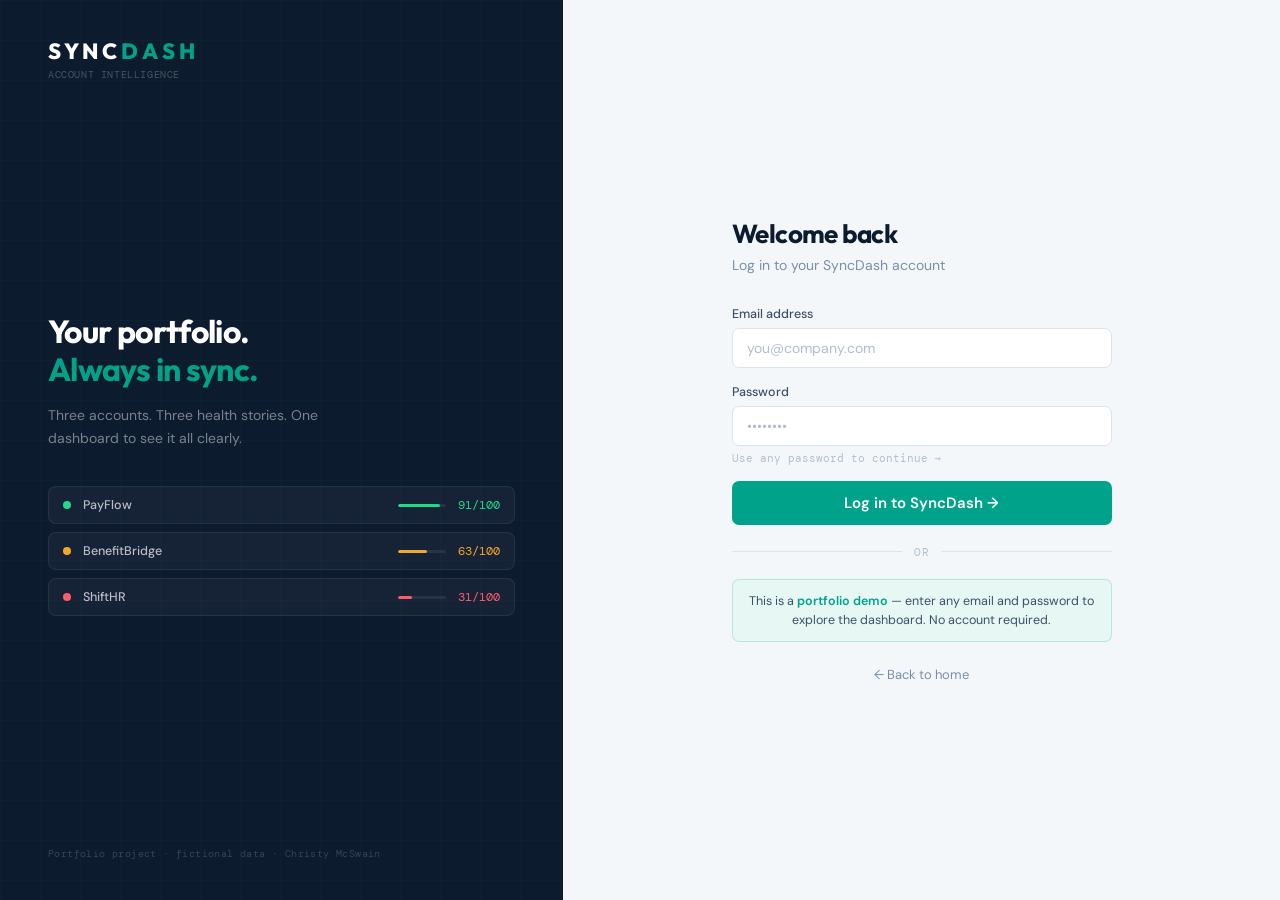
<file: qbr-notes.html>
<!DOCTYPE html>
<html lang="en">
<head>
  <meta charset="UTF-8"/>
  <meta name="viewport" content="width=device-width, initial-scale=1.0"/>
  <title>SyncDash — QBR Prep Notes</title>
  <link href="https://fonts.googleapis.com/css2?family=DM+Mono:wght@400;500&family=DM+Sans:wght@300;400;500;600&family=Outfit:wght@300;400;600;700;800&display=swap" rel="stylesheet"/>
  <style>
    *, *::before, *::after { box-sizing: border-box; margin: 0; padding: 0; }

    :root {
      --bg:       #f8fafc;
      --surface:  #ffffff;
      --border:   #e2e8f0;
      --border2:  #cbd5e1;
      --text:     #1e293b;
      --muted:    #64748b;
      --faint:    #94a3b8;
      --teal:     #0d9488;
      --teal-bg:  rgba(13,148,136,0.07);
      --green:    #16a34a;
      --green-bg: rgba(22,163,74,0.08);
      --amber:    #d97706;
      --amber-bg: rgba(217,119,6,0.08);
      --red:      #dc2626;
      --red-bg:   rgba(220,38,38,0.08);
      --sage:     #7c3aed;
      --sage-bg:  rgba(124,58,237,0.07);
      --sage-border: rgba(124,58,237,0.2);
      --radius:   8px;
      --radius-sm: 5px;
      --max-w:    820px;
    }

    html, body { min-height: 100%; background: var(--bg); color: var(--text); font-family: 'DM Sans', sans-serif; font-size: 14px; line-height: 1.6; }

    /* ── TOPBAR ── */
    .topbar {
      background: var(--surface); border-bottom: 1px solid var(--border);
      display: flex; align-items: center; padding: 0 32px; height: 52px; gap: 16px;
      position: sticky; top: 0; z-index: 100;
    }
    .topbar-logo { font-family: 'Outfit', sans-serif; font-weight: 300; font-size: 16px; letter-spacing: 0.14em; text-transform: uppercase; color: var(--text); text-decoration: none; }
    .topbar-logo span { color: var(--teal); }
    .topbar-label {
      flex: 1;
      font-size: 11px; font-family: 'DM Mono', monospace;
      text-transform: uppercase; letter-spacing: 0.08em; color: var(--muted);
    }
    .topbar-actions { display: flex; gap: 8px; }

    .btn {
      display: inline-flex; align-items: center; gap: 6px;
      padding: 6px 14px; border-radius: var(--radius-sm);
      font-size: 12.5px; font-weight: 500; cursor: pointer;
      border: 1px solid var(--border); text-decoration: none;
      transition: all 0.15s; font-family: 'DM Sans', sans-serif;
      background: var(--surface); color: var(--muted);
    }
    .btn:hover { color: var(--text); border-color: var(--border2); }
    .btn-primary { background: var(--teal); border-color: var(--teal); color: #fff; }
    .btn-primary:hover { background: #0f766e; border-color: #0f766e; color: #fff; }

    /* ── HEADER ── */
    .doc-header {
      max-width: var(--max-w); margin: 32px auto 0; padding: 0 24px;
    }

    .doc-title-row {
      display: flex; align-items: flex-start; justify-content: space-between;
      gap: 16px; margin-bottom: 16px;
    }

    .doc-account {
      font-family: 'Outfit', sans-serif; font-size: 28px; font-weight: 800;
      color: var(--text); letter-spacing: -0.02em; line-height: 1.1;
    }

    .doc-confidential {
      font-size: 10px; font-family: 'DM Mono', monospace;
      text-transform: uppercase; letter-spacing: 0.08em;
      color: #fff; background: var(--red); padding: 3px 8px;
      border-radius: 3px; white-space: nowrap; margin-top: 6px;
    }

    .doc-meta-strip {
      display: flex; align-items: center; gap: 20px;
      padding: 12px 16px;
      background: var(--surface); border: 1px solid var(--border);
      border-radius: var(--radius); font-size: 12px; color: var(--muted);
      font-family: 'DM Mono', monospace; flex-wrap: wrap;
    }

    .doc-meta-item strong { color: var(--text); font-family: 'DM Sans', sans-serif; font-weight: 600; }

    .doc-divider { height: 1px; background: var(--border); margin: 24px 0; }

    /* ── SECTIONS ── */
    .sections { max-width: var(--max-w); margin: 0 auto; padding: 0 24px 80px; }

    .section {
      background: var(--surface); border: 1px solid var(--border);
      border-radius: var(--radius); margin-bottom: 20px; overflow: hidden;
    }

    .section-header {
      padding: 14px 20px;
      border-bottom: 1px solid var(--border);
      display: flex; align-items: center; gap: 12px;
      background: var(--bg);
    }

    .section-title {
      font-family: 'Outfit', sans-serif; font-size: 15px; font-weight: 700;
      color: var(--text);
    }

    .section-status {
      font-size: 11px; font-family: 'DM Mono', monospace;
      padding: 2px 8px; border-radius: 10px; white-space: nowrap;
      border: 1px solid transparent;
    }
    .section-status.green { background: var(--green-bg); color: var(--green); border-color: rgba(22,163,74,0.2); }
    .section-status.amber { background: var(--amber-bg); color: var(--amber); border-color: rgba(217,119,6,0.2); }
    .section-status.red   { background: var(--red-bg);   color: var(--red);   border-color: rgba(220,38,38,0.2); }
    .section-status.muted { background: #f1f5f9; color: var(--muted); border-color: var(--border); }

    .section-body { padding: 18px 20px; display: flex; flex-direction: column; gap: 16px; }

    /* ── SAGE CONTEXT ── */
    .sage-context {
      background: var(--sage-bg); border: 1px solid var(--sage-border);
      border-radius: var(--radius-sm); padding: 14px 16px;
    }

    .sage-context-label {
      font-size: 9.5px; font-family: 'DM Mono', monospace;
      text-transform: uppercase; letter-spacing: 0.08em;
      color: var(--sage); margin-bottom: 6px;
      display: flex; align-items: center; gap: 5px;
    }

    .sage-context-label::before { content: '✦'; font-size: 10px; }

    .sage-context-text { font-size: 12.5px; color: var(--text); line-height: 1.65; }

    /* ── PROMPTS ── */
    .prompts-section { display: flex; flex-direction: column; gap: 6px; }

    .prompts-label {
      font-size: 9.5px; font-family: 'DM Mono', monospace;
      text-transform: uppercase; letter-spacing: 0.08em;
      color: var(--muted); margin-bottom: 2px;
    }

    .prompt-row {
      display: flex; align-items: flex-start; gap: 10px;
      padding: 10px 12px; border-radius: var(--radius-sm);
      border: 1px solid var(--border); background: var(--bg);
      font-size: 12.5px; color: var(--muted); line-height: 1.5;
    }

    .prompt-row.selected {
      background: var(--sage-bg); border-color: var(--sage-border);
      color: var(--text);
    }

    .prompt-check {
      width: 16px; height: 16px; border-radius: 50%;
      border: 1.5px solid var(--border); flex-shrink: 0; margin-top: 2px;
      display: flex; align-items: center; justify-content: center;
      font-size: 9px;
    }

    .prompt-row.selected .prompt-check {
      background: var(--sage); border-color: var(--sage); color: #fff;
    }

    /* ── NOTES AREA ── */
    .notes-area { display: flex; flex-direction: column; gap: 6px; }

    .notes-label {
      font-size: 9.5px; font-family: 'DM Mono', monospace;
      text-transform: uppercase; letter-spacing: 0.08em; color: var(--muted);
    }

    .notes-textarea {
      width: 100%; min-height: 88px;
      border: 1px solid var(--border); border-radius: var(--radius-sm);
      padding: 10px 12px; font-size: 13px; color: var(--text);
      font-family: 'DM Sans', sans-serif; line-height: 1.6;
      background: var(--surface); resize: vertical;
      transition: border-color 0.15s;
    }

    .notes-textarea:focus { outline: none; border-color: var(--teal); }
    .notes-textarea::placeholder { color: var(--faint); }

    /* ── PRINT ── */
    @media print {
      .topbar { display: none; }
      body { background: #fff; }
      .doc-header { padding: 0; margin-top: 16px; }
      .sections { padding: 0 0 40px; }
      .section { break-inside: avoid; page-break-inside: avoid; }
      .notes-textarea { border: none; border-bottom: 1px solid var(--border); border-radius: 0; resize: none; min-height: 60px; background: transparent; }
      .btn { display: none; }
    }

    ::-webkit-scrollbar { width: 6px; }
    ::-webkit-scrollbar-track { background: var(--bg); }
    ::-webkit-scrollbar-thumb { background: var(--border2); border-radius: 3px; }
  </style>
</head>
<body>

<!-- TOPBAR -->
<div class="topbar">
  <a class="topbar-logo" id="back-link" href="dashboard.html">Sync<span>Dash</span></a>
  <div class="topbar-label" id="topbar-label">Internal Prep Notes</div>
  <div class="topbar-actions">
    <button class="btn" onclick="window.print()">⎙ Print</button>
    <a class="btn btn-primary" id="back-deck" href="#">← Back to Deck</a>
  </div>
</div>

<!-- DOC HEADER -->
<div class="doc-header">
  <div class="doc-title-row">
    <div>
      <div class="doc-account" id="doc-account">—</div>
      <div style="font-size:13px;color:var(--muted);margin-top:4px;" id="doc-subtitle">Quarterly Business Review — Internal Prep</div>
    </div>
    <div class="doc-confidential">Internal Only — Not for Distribution</div>
  </div>
  <div class="doc-meta-strip" id="doc-meta"></div>
  <div class="doc-divider"></div>
</div>

<!-- SECTIONS -->
<div class="sections" id="sections-container"></div>

<script src="accounts.js"></script>
<script>
  if (!localStorage.getItem('syncdash_user')) {
    window.location.replace('login.html');
  }

  const params     = new URLSearchParams(window.location.search);
  const id         = params.get('account');
  const type       = params.get('type') || 'internal';
  const isClient   = type === 'client';
  const account    = id ? SyncDash.getAccount(id) : null;

  // Read selections from URL param (passed by generateNotes) with sessionStorage fallback
  let selections = {};
  try {
    const selParam = params.get('sel');
    if (selParam) {
      selections = JSON.parse(decodeURIComponent(selParam));
    } else {
      selections = JSON.parse(sessionStorage.getItem('syncdash_qbr_selections') || '{}');
    }
  } catch(e) {
    selections = {};
  }

  const qbrData = account ? (isClient ? account.qbrClient : account.qbr) : null;

  if (!account || !qbrData) {
    document.body.innerHTML = `<div style="display:flex;align-items:center;justify-content:center;height:100vh;flex-direction:column;gap:16px;color:#64748b;font-family:'DM Sans',sans-serif;"><div style="font-size:32px;">◈</div><div style="font-size:16px;color:#1e293b;">Notes not found</div><div style="font-size:13px;">No ${isClient ? 'client' : 'internal'} QBR data for "${id || 'unknown'}".</div><a href="dashboard.html" style="margin-top:8px;color:#0d9488;font-size:13px;text-decoration:none;">← Back to dashboard</a></div>`;
  } else {
    renderNotes(account, qbrData, isClient);
  }

  function tierClass(t) { return t === 'green' ? 'green' : t === 'red' ? 'red' : 'amber'; }

  function formatRenewal(months) {
    if (months < 2)  return `${Math.round(months * 4)} weeks`;
    if (months < 12) return `${Math.round(months)} months`;
    return `${(months / 12).toFixed(1)} years`;
  }

  function sectionStatus(key, a, isClient) {
    const tc = tierClass(a.healthTier);
    const rc = tierClass(a.renewalTier);
    if (isClient) {
      switch(key) {
        case 'highlights':   return { label: `${a.qbrClient.highlights.length} highlights`, cls: 'green' };
        case 'focus':        return { label: `${a.qbrClient.focus.length} focus areas`, cls: 'muted' };
        case 'commitments':  return { label: `${a.qbrClient.commitments.length} commitments`, cls: 'muted' };
        case 'renewal':      return { label: `${formatRenewal(a.renewalMonths)} remaining`, cls: rc };
        default:             return { label: '', cls: 'muted' };
      }
    }
    switch(key) {
      case 'health':    return { label: `${a.healthScore}/100 — ${a.healthTier === 'green' ? 'Healthy' : a.healthTier === 'red' ? 'Critical' : 'At Risk'}`, cls: tc };
      case 'adoption':  return { label: `${a.adoptionPct}% overall adoption`, cls: tierClass(a.adoptionPct >= 70 ? 'green' : a.adoptionPct >= 40 ? 'amber' : 'red') };
      case 'risks': {
        const critCount = (a.riskFlags || []).filter(f => f.type === 'crit').length;
        const warnCount = (a.riskFlags || []).filter(f => f.type === 'warn').length;
        if (critCount) return { label: `${critCount} critical flag${critCount > 1 ? 's' : ''}`, cls: 'red' };
        if (warnCount) return { label: `${warnCount} warning${warnCount > 1 ? 's' : ''}`, cls: 'amber' };
        return { label: 'No active flags', cls: 'green' };
      }
      case 'renewal':   return { label: `${formatRenewal(a.renewalMonths)} remaining`, cls: rc };
      case 'nextSteps': return { label: `${a.qbr.goals.length} action items`, cls: 'muted' };
      default:          return { label: '', cls: 'muted' };
    }
  }

  function renderNotes(a, q, isClient) {
    const today = new Date().toLocaleDateString('en-US', { weekday:'long', year:'numeric', month:'long', day:'numeric' });
    const deckFile = isClient ? `qbr-client.html?account=${a.id}` : `qbr-preview.html?account=${a.id}`;
    const typeLabel = isClient ? 'Client Meeting Prep' : 'Internal Prep';
    const confidentialLabel = isClient ? 'Your Eyes Only — Not for Distribution' : 'Internal Only — Not for Distribution';

    document.title = `${a.name} — QBR ${typeLabel} Notes`;
    document.getElementById('doc-account').textContent = a.name;
    document.getElementById('doc-subtitle').textContent = `${q.quarter} · Quarterly Business Review — ${typeLabel}`;
    document.getElementById('topbar-label').textContent = `${a.name} · ${q.quarter} · ${typeLabel} Notes`;
    document.getElementById('back-deck').href = deckFile;
    document.getElementById('back-link').href = deckFile;
    document.querySelector('.doc-confidential').textContent = confidentialLabel;

    document.getElementById('doc-meta').innerHTML = `
      <div class="doc-meta-item">Quarter <strong>${q.quarter}</strong></div>
      <div class="doc-meta-item">Account <strong>${a.name}</strong></div>
      <div class="doc-meta-item">Industry <strong>${a.industry}</strong></div>
      <div class="doc-meta-item">Prepared by <strong>${q.preparedBy}</strong></div>
      <div class="doc-meta-item">Date <strong>${today}</strong></div>
      <div class="doc-meta-item">ARR <strong>$${a.arr.toLocaleString()}</strong></div>
    `;

    const internalSections = [
      { key: 'health',    title: 'Account Health',     prepKey: 'health',    promptKey: 'health',    placeholder: 'Team discussion notes — are we aligned on the score? Who owns what before the client call?' },
      { key: 'adoption',  title: 'Adoption & Usage',   prepKey: 'adoption',  promptKey: 'adoption',  placeholder: 'Which departments came up? Any internal context about why certain teams are lagging or leading?' },
      { key: 'risks',     title: 'Risks & Open Items', prepKey: 'risks',     promptKey: 'risks',     placeholder: 'Ownership decisions — who is accountable for each risk item and what is the resolution plan?' },
      { key: 'renewal',   title: 'Renewal & Contract', prepKey: 'renewal',   promptKey: 'renewal',   placeholder: 'Internal renewal stance — what are we hoping for? Any pricing or flexibility approved internally?' },
      { key: 'nextSteps', title: 'Next Steps',         prepKey: 'nextSteps', promptKey: 'nextSteps', placeholder: 'Final alignment — what commitments are we walking into the client call ready to make?' },
    ];

    const clientSections = [
      { key: 'highlights',  title: 'What\'s Going Well',              prepKey: 'highlights',  promptKey: 'highlights',  placeholder: 'Notes from the highlights discussion — what resonated? What did they push back on?' },
      { key: 'focus',       title: 'What We\'re Focused On Together', prepKey: 'focus',       promptKey: 'focus',       placeholder: 'How did they respond to the focus areas? Anything to follow up on?' },
      { key: 'commitments', title: 'Our Commitments',                 prepKey: 'commitments', promptKey: 'commitments', placeholder: 'Did they add any commitments on their side? Any adjustments to what we offered?' },
      { key: 'renewal',     title: 'Looking Ahead',                   prepKey: 'renewal',     promptKey: 'renewal',     placeholder: 'How did they respond to the renewal framing? Any signals about their intent?' },
    ];

    const sections = isClient ? clientSections : internalSections;
    const container = document.getElementById('sections-container');

    sections.forEach(sec => {
      const status  = sectionStatus(sec.key, a, isClient);
      const context = q.sagePrep[sec.prepKey];
      const prompts = q.prompts?.[sec.promptKey] || [];
      const sel     = selections[sec.promptKey] || [];
      const selectedPrompts = prompts.filter((p, i) => sel.includes(i));

      const div = document.createElement('div');
      div.className = 'section';

      div.innerHTML = `
        <div class="section-header">
          <div class="section-title">${sec.title}</div>
          ${status.label ? `<span class="section-status ${status.cls}">${status.label}</span>` : ''}
        </div>
        <div class="section-body">
          <div class="sage-context">
            <div class="sage-context-label">Sage — ${isClient ? 'How to present this' : 'Internal prep'}</div>
            <div class="sage-context-text">${context}</div>
          </div>
          ${selectedPrompts.length ? `
          <div class="prompts-section">
            <div class="prompts-label">Selected ${isClient ? 'Discussion' : 'Team'} Prompts</div>
            ${selectedPrompts.map(p => `
              <div class="prompt-row selected">
                <div class="prompt-check">✓</div>
                <span>${p}</span>
              </div>`).join('')}
          </div>` : ''}
          <div class="notes-area">
            <div class="notes-label">${isClient ? 'Client Meeting Notes' : 'Internal Notes / Team Feedback'}</div>
            <textarea class="notes-textarea" placeholder="${sec.placeholder}" data-section="${sec.key}"></textarea>
          </div>
        </div>
      `;

      container.appendChild(div);
    });

    // Restore saved notes
    const savedNotes = JSON.parse(sessionStorage.getItem(`syncdash_qbr_notes_${type}`) || '{}');
    document.querySelectorAll('.notes-textarea').forEach(ta => {
      const key = ta.dataset.section;
      if (savedNotes[key]) ta.value = savedNotes[key];
      ta.addEventListener('input', () => {
        savedNotes[key] = ta.value;
        sessionStorage.setItem(`syncdash_qbr_notes_${type}`, JSON.stringify(savedNotes));
      });
    });
  }
</script>
  <!-- VISITOR TRACKING — paste just before </body> on every page -->
<script>
(async function() {
  try {
    const SUPABASE_URL = 'https://nrfoukmdpchqcagmvquj.supabase.co';
    const SUPABASE_KEY = 'eyJhbGciOiJIUzI1NiIsInR5cCI6IkpXVCJ9.eyJpc3MiOiJzdXBhYmFzZSIsInJlZiI6Im5yZm91a21kcGNocWNhZ212cXVqIiwicm9sZSI6ImFub24iLCJpYXQiOjE3NzYwODczODksImV4cCI6MjA5MTY2MzM4OX0.dSY2zVFJbR6MzqkuBW6G7yTLPYtlGN1bG_lt3jCAOJM';

    // Determine which site this is on
    const host = window.location.hostname;
    const site = host.includes('syncdash') ? 'SyncDash' :
                 host.includes('synctoscale') ? 'SyncToScale' : host;

    // Current page path
    const page = window.location.pathname + window.location.search;

    // Simple browser fingerprint (no PII — just enough to identify unique visitors)
    const fp = btoa([
      navigator.language,
      screen.width + 'x' + screen.height,
      Intl.DateTimeFormat().resolvedOptions().timeZone,
      navigator.platform
    ].join('|')).slice(0, 24);

    // Get location from IP
    const geo = await fetch('https://ipinfo.io/json?token=9b7bf00edeab0c')
      .then(r => r.json())
      .catch(() => ({}));

    // Log the visit to Supabase
    await fetch(`${SUPABASE_URL}/rest/v1/visits`, {
      method: 'POST',
      headers: {
        'Content-Type': 'application/json',
        'apikey': SUPABASE_KEY,
        'Authorization': `Bearer ${SUPABASE_KEY}`,
        'Prefer': 'return=minimal'
      },
      body: JSON.stringify({
        site,
        page,
        ip:          geo.ip      || 'unknown',
        city:        geo.city    || 'unknown',
        region:      geo.region  || 'unknown',
        country:     geo.country || 'unknown',
        fingerprint: fp
      })
    });
  } catch(e) {
    // Fail silently — never break the page
  }
})();
</script>
</body>
</html>
</file>
